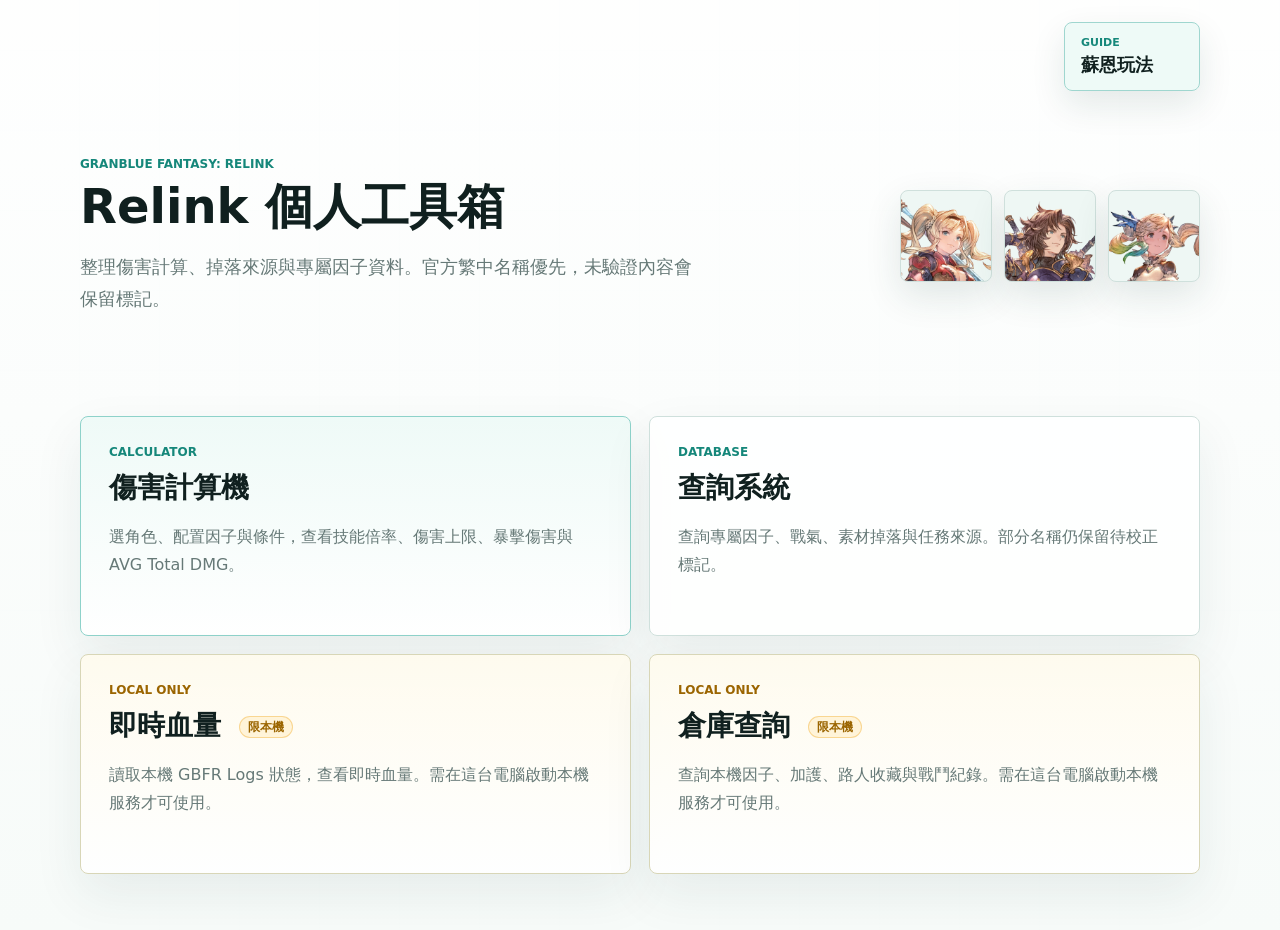
<file: index.html>
<!doctype html>
<html lang="zh-Hant">
  <head>
    <meta charset="utf-8" />
    <meta name="viewport" content="width=device-width, initial-scale=1" />
    <title>Relink 個人工具箱</title>
    <link rel="stylesheet" href="./home.css" />
  </head>
  <body>
    <main class="home-shell">
      <a class="guide-corner" href="./guides/tweyen-guide.html">
        <span>Guide</span>
        <strong>蘇恩玩法</strong>
      </a>

      <section class="hero">
        <div>
          <p class="eyebrow">Granblue Fantasy: Relink</p>
          <h1>Relink 個人工具箱</h1>
          <p class="subtitle">整理傷害計算、掉落來源與專屬因子資料。官方繁中名稱優先，未驗證內容會保留標記。</p>
        </div>
        <div class="portrait-strip" aria-hidden="true">
          <img src="./damage/assets/characters/zeta.png" alt="" />
          <img src="./damage/assets/characters/lancelot.png" alt="" />
          <img src="./damage/assets/characters/io.png" alt="" />
        </div>
      </section>

      <section class="tool-grid" aria-label="工具分頁">
        <a class="tool-card primary" href="./damage/">
          <span class="tool-kicker">Calculator</span>
          <strong>傷害計算機</strong>
          <span>選角色、配置因子與條件，查看技能倍率、傷害上限、暴擊傷害與 AVG Total DMG。</span>
        </a>

        <a class="tool-card" href="./query/">
          <span class="tool-kicker">Database</span>
          <strong>查詢系統</strong>
          <span>查詢專屬因子、戰氣、素材掉落與任務來源。部分名稱仍保留待校正標記。</span>
        </a>

        <a class="tool-card local" href="http://127.0.0.1:8788/">
          <span class="tool-kicker">Local Only</span>
          <strong>即時血量 <em>限本機</em></strong>
          <span>讀取本機 GBFR Logs 狀態，查看即時血量。需在這台電腦啟動本機服務才可使用。</span>
        </a>

        <a class="tool-card local" href="http://127.0.0.1:8765/">
          <span class="tool-kicker">Local Only</span>
          <strong>倉庫查詢 <em>限本機</em></strong>
          <span>查詢本機因子、加護、路人收藏與戰鬥紀錄。需在這台電腦啟動本機服務才可使用。</span>
        </a>
      </section>
    </main>
  </body>
</html>
</file>
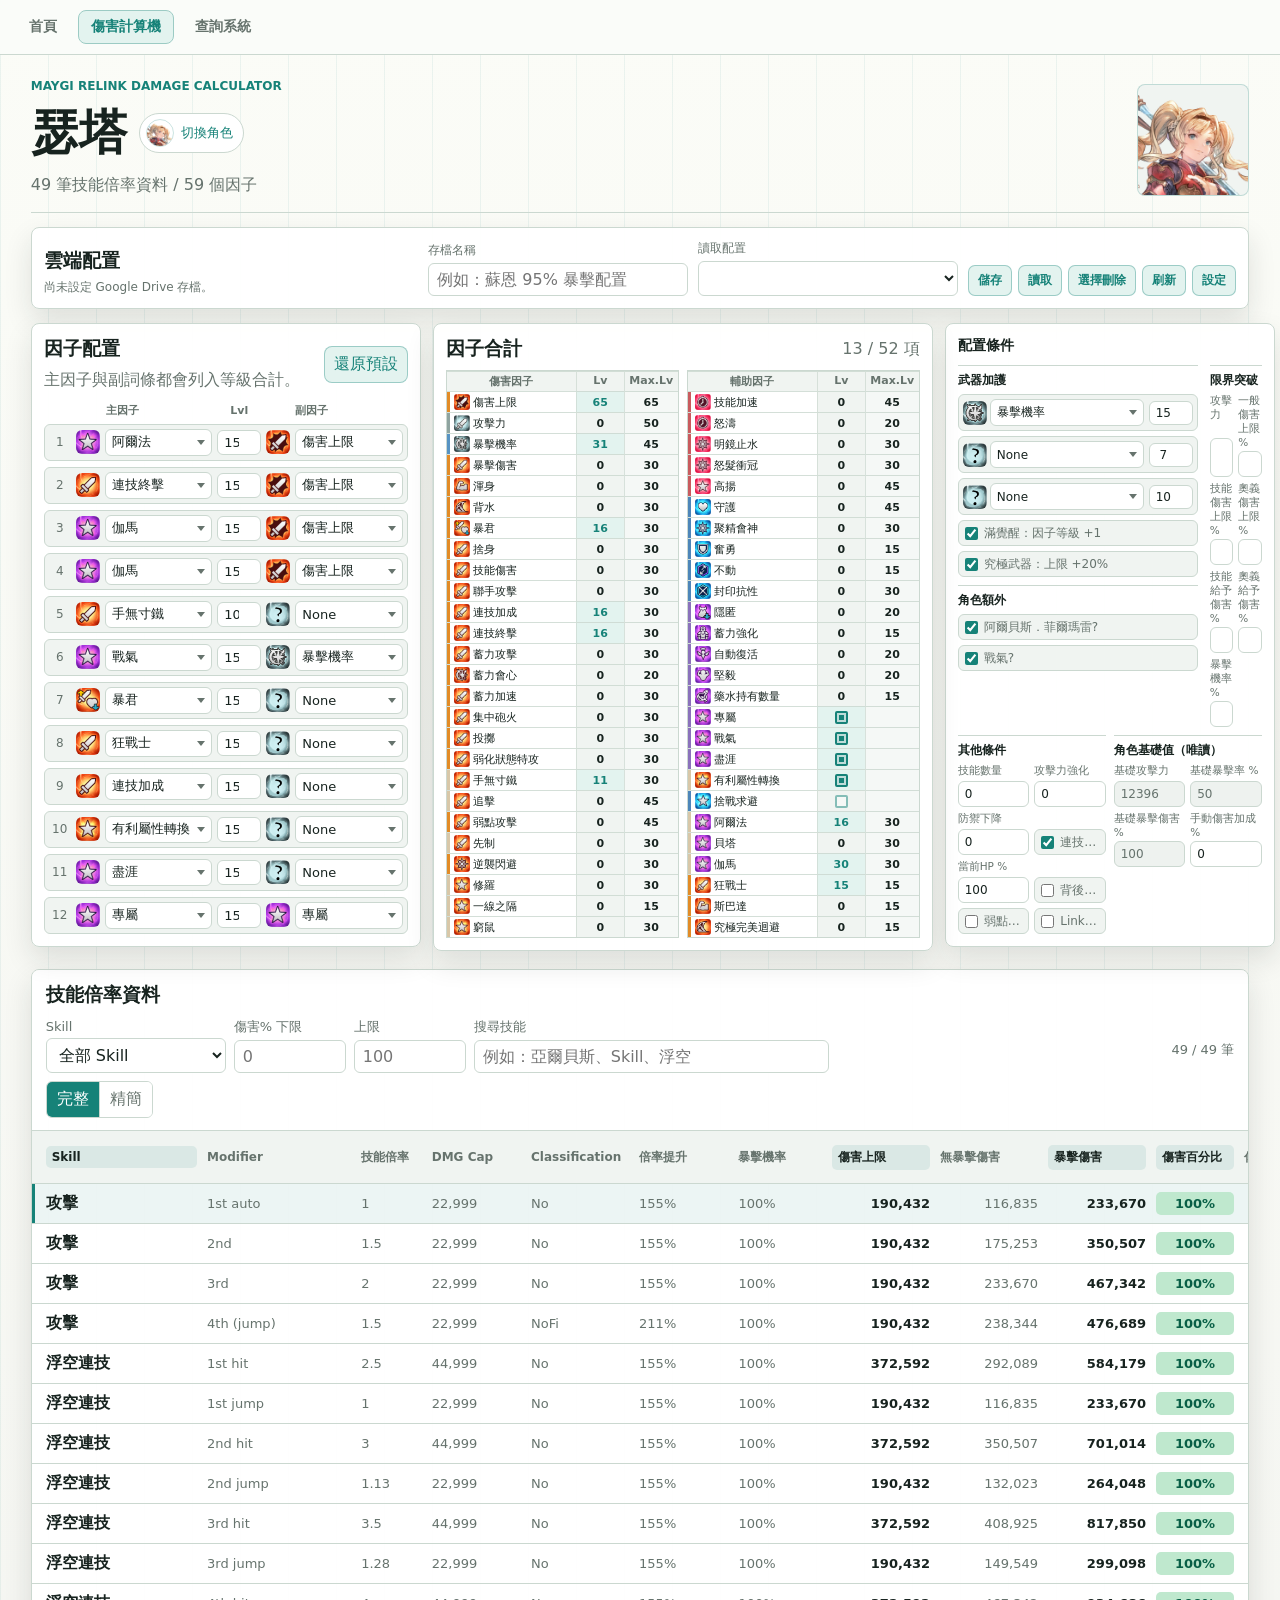
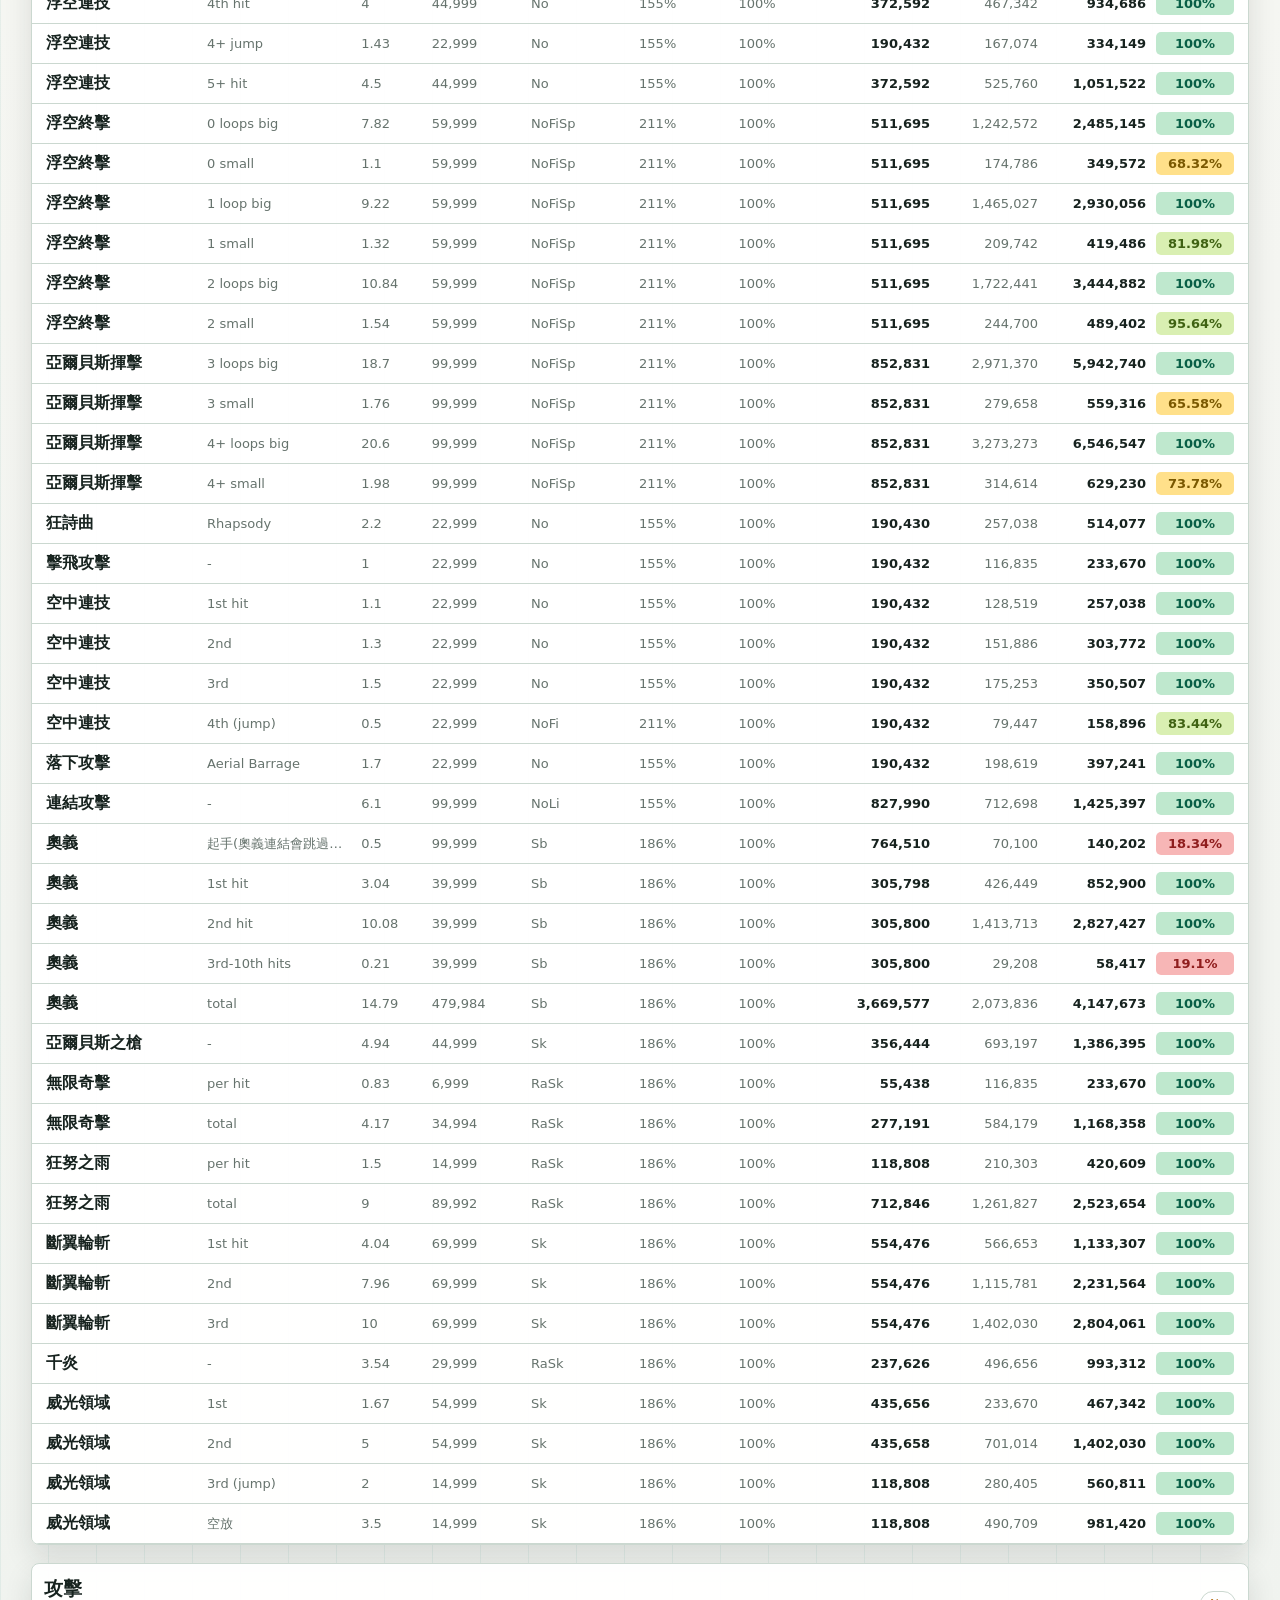
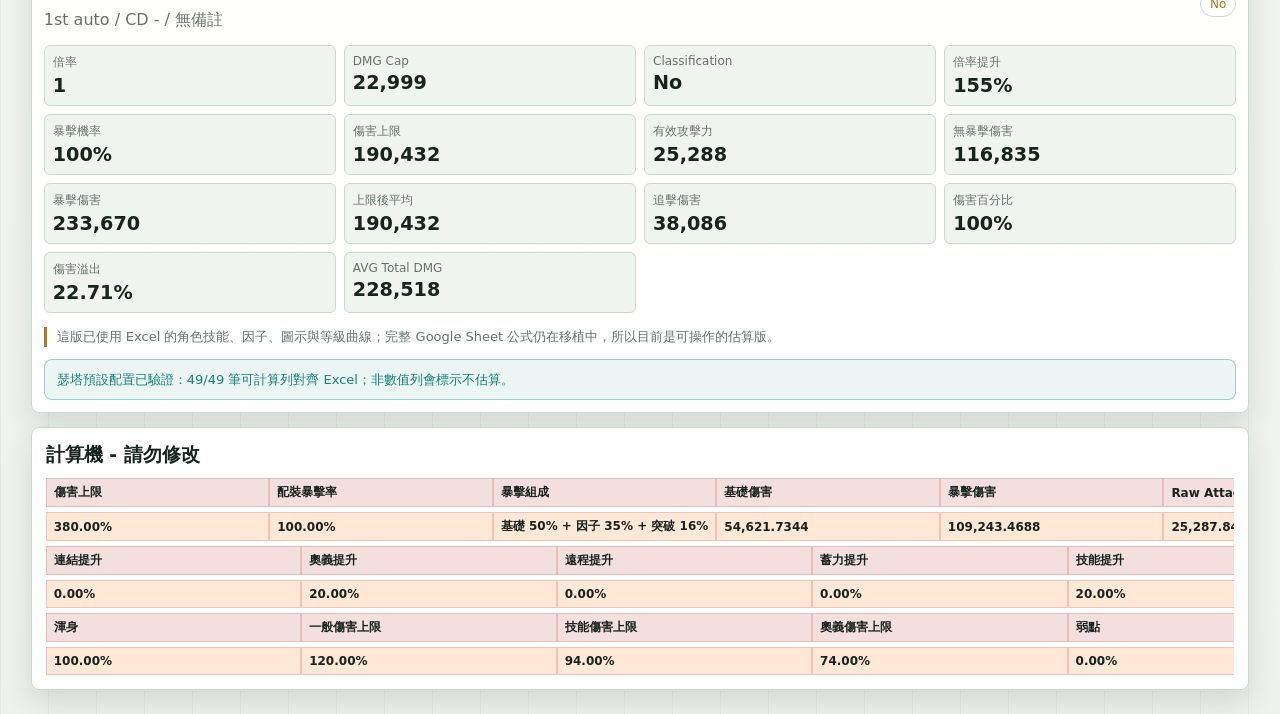
<file: damage/index.html>
<!doctype html>
<html lang="zh-Hant">
  <head>
    <meta charset="utf-8" />
    <meta name="viewport" content="width=device-width, initial-scale=1" />
    <title>Relink 傷害計算</title>
    <link rel="stylesheet" href="./styles.css?v=20260607-1" />
  </head>
  <body>
    <nav class="site-nav" aria-label="全站導覽">
      <a href="../">首頁</a>
      <a class="active" href="./">傷害計算機</a>
      <a href="../query/">查詢系統</a>
    </nav>
    <div class="app">
      <main class="main">
        <section class="character-hero">
          <div>
            <p id="sourceMeta" class="eyebrow">Damage Calculator</p>
            <div class="character-title-row">
              <h2 id="characterName">角色</h2>
              <div class="character-picker">
                <button id="characterPickerButton" type="button" aria-expanded="false" aria-haspopup="listbox"></button>
                <div id="characterPickerMenu" class="character-picker-menu" role="listbox"></div>
              </div>
            </div>
            <p id="characterMeta" class="muted"></p>
          </div>
          <img id="characterAvatar" class="hero-avatar" alt="" />
        </section>

        <section class="panel preset-panel">
          <div class="preset-main">
            <div>
              <h3>雲端配置</h3>
              <p id="presetStatus">尚未設定 Google Drive 存檔。</p>
            </div>
            <label class="preset-name">
              <span>存檔名稱</span>
              <input id="presetNameInput" type="text" placeholder="例如：蘇恩 95% 暴擊配置" autocomplete="off" />
            </label>
            <label class="preset-select">
              <span>讀取配置</span>
              <select id="presetSelect"></select>
            </label>
            <div class="preset-actions">
              <button id="savePresetButton" type="button">儲存</button>
              <button id="loadPresetButton" type="button">讀取</button>
              <button id="deletePresetButton" type="button">選擇刪除</button>
              <button id="refreshPresetButton" type="button">刷新</button>
              <button id="presetSettingsButton" type="button">設定</button>
            </div>
          </div>
          <div id="presetSettings" class="preset-settings" hidden>
            <label>
              <span>Apps Script Web App URL</span>
              <input id="presetEndpointInput" type="url" placeholder="https://script.google.com/macros/s/..." autocomplete="off" />
            </label>
            <label>
              <span>安全碼</span>
              <input id="presetSecretInput" type="password" autocomplete="off" />
            </label>
            <div class="preset-actions">
              <button id="savePresetSettingsButton" type="button">儲存設定</button>
              <button id="testPresetSettingsButton" type="button">測試連線</button>
              <a id="openPresetFolderLink" href="#" target="_blank" rel="noreferrer" hidden>開啟雲端資料夾</a>
            </div>
          </div>
          <div id="presetDeletePanel" class="preset-delete-panel" hidden>
            <div class="preset-delete-head">
              <div>
                <h4>選擇刪除</h4>
                <p>勾選不要保留的雲端配置，再按刪除勾選。</p>
              </div>
              <button id="cancelPresetDeleteButton" type="button">收起</button>
            </div>
            <div id="presetDeleteList" class="preset-delete-list"></div>
            <div class="preset-actions preset-delete-actions">
              <button id="confirmPresetDeleteButton" type="button">刪除勾選</button>
            </div>
          </div>
        </section>

        <section class="layout">
          <section class="panel build-panel">
            <div class="panel-head">
              <div>
                <h3>因子配置</h3>
                <p>主因子與副詞條都會列入等級合計。</p>
              </div>
              <button id="resetBuildButton" type="button">還原預設</button>
            </div>
            <div id="sigilSlots" class="sigil-slots"></div>
          </section>

          <section class="panel side-panel">
            <div class="panel-head">
              <h3>配置條件</h3>
            </div>

            <div class="config-column">
              <div class="subsection">
                <h4>武器加護</h4>
                <div id="weaponGrid" class="weapon-grid"></div>
              </div>

              <div class="subsection">
                <h4>角色額外</h4>
                <div id="characterExtraGrid" class="toggle-grid"></div>
              </div>
            </div>

            <div class="config-column">
              <div class="subsection">
                <h4>限界突破</h4>
                <div id="limitBreakGrid" class="form-grid compact"></div>
              </div>
            </div>

            <div class="config-column">
              <div class="subsection">
                <h4>其他條件</h4>
                <div id="otherInputGrid" class="toggle-grid"></div>
              </div>

              <div class="subsection">
                <h4>角色基礎值（唯讀）</h4>
                <div class="base-grid compact">
                  <label class="field">
                    <span>基礎攻擊力</span>
                    <input id="attackInput" type="number" min="0" step="1" value="12396" readonly />
                  </label>
                  <label class="field">
                    <span>基礎暴擊率 %</span>
                    <input id="critRateInput" type="number" min="0" max="100" step="1" value="50" readonly />
                  </label>
                  <label class="field">
                    <span>基礎暴擊傷害 %</span>
                    <input id="critDamageInput" type="number" min="0" step="1" value="100" readonly />
                  </label>
                  <label class="field">
                    <span>手動傷害加成 %</span>
                    <input id="manualDamageInput" type="number" step="1" value="0" />
                  </label>
                </div>
              </div>
            </div>
          </section>

          <section class="panel trait-panel">
            <div class="panel-head">
              <h3>因子合計</h3>
              <span id="traitCount" class="muted"></span>
            </div>
            <div id="traitSummary" class="trait-summary"></div>
          </section>
        </section>

        <section class="panel data-section">
          <div class="section-head">
            <div>
              <h3>技能倍率資料</h3>
              <div class="table-tools">
                <label>
                  <span>Skill</span>
                  <select id="skillFilterSelect"></select>
                </label>
                <label>
                  <span>傷害% 下限</span>
                  <input id="damageMinInput" type="number" min="0" max="100" step="1" placeholder="0" />
                </label>
                <label>
                  <span>上限</span>
                  <input id="damageMaxInput" type="number" min="0" max="100" step="1" placeholder="100" />
                </label>
                <label class="table-search">
                  <span>搜尋技能</span>
                  <input id="searchInput" type="search" placeholder="例如：亞爾貝斯、Skill、浮空" autocomplete="off" />
                </label>
                <div class="segmented" role="group" aria-label="表格模式">
                  <button id="fullTableButton" type="button" class="active">完整</button>
                  <button id="compactTableButton" type="button">精簡</button>
                </div>
              </div>
            </div>
            <span id="rowCount"></span>
          </div>
          <div class="skill-header">
            <span class="col-skill important-col">Skill</span>
            <span class="col-modifier">Modifier</span>
            <span class="col-multiplier">技能倍率</span>
            <span class="col-base-cap">DMG Cap</span>
            <span class="col-class">Classification</span>
            <span class="col-boost">倍率提升</span>
            <span class="col-crit-rate">暴擊機率</span>
            <span class="col-final-cap important-col">傷害上限</span>
            <span class="col-normal">無暴擊傷害</span>
            <span class="col-crit important-col">暴擊傷害</span>
            <span class="col-damage-percent important-col">傷害百分比</span>
            <span class="col-overflow">傷害溢出</span>
            <span class="col-echo">追擊傷害</span>
            <span class="col-total important-col">AVG Total DMG</span>
          </div>
          <div id="skillTable" class="skill-table"></div>
        </section>

        <section class="detail-section">
          <section class="panel result-panel">
            <div class="panel-head">
              <div>
                <h3 id="selectedSkillName">技能</h3>
                <p id="selectedSkillMeta"></p>
              </div>
              <span id="selectedClass" class="badge">-</span>
            </div>
            <div class="result-grid">
              <div><span>倍率</span><strong id="resultMultiplier">-</strong></div>
              <div><span>DMG Cap</span><strong id="resultBaseCap">-</strong></div>
              <div><span>Classification</span><strong id="resultClassification">-</strong></div>
              <div><span>倍率提升</span><strong id="resultMultiplierBoost">-</strong></div>
              <div><span>暴擊機率</span><strong id="resultCritRate">-</strong></div>
              <div><span>傷害上限</span><strong id="resultFinalCap">-</strong></div>
              <div><span>有效攻擊力</span><strong id="resultAttack">-</strong></div>
              <div><span>無暴擊傷害</span><strong id="resultNormal">-</strong></div>
              <div><span>暴擊傷害</span><strong id="resultCrit">-</strong></div>
              <div><span>上限後平均</span><strong id="resultAverage">-</strong></div>
              <div><span>追擊傷害</span><strong id="resultEcho">-</strong></div>
              <div><span>傷害百分比</span><strong id="resultDamagePercent">-</strong></div>
              <div><span>傷害溢出</span><strong id="resultOverflow">-</strong></div>
              <div><span>AVG Total DMG</span><strong id="resultTotal">-</strong></div>
            </div>
            <p class="notice">這版已使用 Excel 的角色技能、因子、圖示與等級曲線；完整 Google Sheet 公式仍在移植中，所以目前是可操作的估算版。</p>
            <p id="verificationNote" class="verification-note"></p>
          </section>

          <section class="panel calculator-panel">
            <div class="panel-head">
              <h3>計算機 - 請勿修改</h3>
            </div>
            <div id="calculatorGrid" class="calculator-grid"></div>
          </section>
        </section>
      </main>
    </div>

    <script src="./data/damage-calculator.js?v=20260607-sandalphon"></script>
    <script src="./data/gbfr-logs-map.js?v=20260604-1"></script>
    <script src="./app.js?v=20260607-sandalphon"></script>
  </body>
</html>
</file>
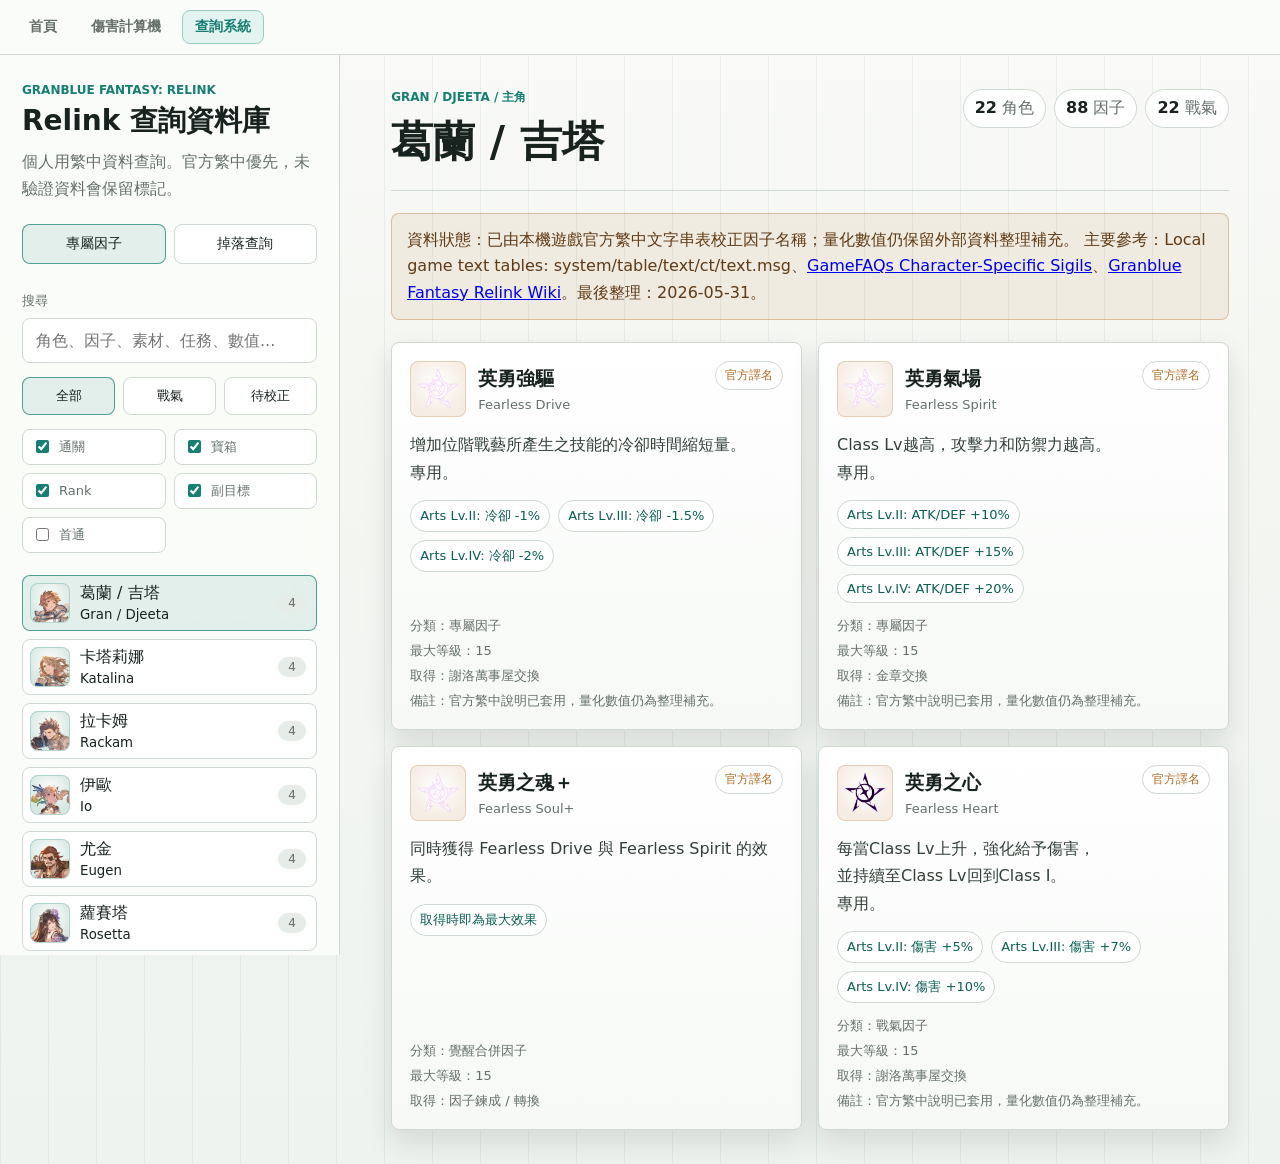
<file: query/index.html>
<!doctype html>
<html lang="zh-Hant">
  <head>
    <meta charset="utf-8" />
    <meta name="viewport" content="width=device-width, initial-scale=1" />
    <title>Relink 查詢資料庫</title>
    <link rel="stylesheet" href="./styles.css" />
  </head>
  <body>
    <nav class="site-nav" aria-label="全站導覽">
      <a href="../">首頁</a>
      <a href="../damage/">傷害計算機</a>
      <a class="active" href="./">查詢系統</a>
    </nav>
    <div class="app-shell">
      <aside class="sidebar">
        <div class="brand-block">
          <p class="eyebrow">Granblue Fantasy: Relink</p>
          <h1>Relink 查詢資料庫</h1>
          <p class="subtitle">個人用繁中資料查詢。官方繁中優先，未驗證資料會保留標記。</p>
        </div>

        <div class="view-switch" role="tablist" aria-label="查詢分頁">
          <button class="view-button active" type="button" data-view="sigils">專屬因子</button>
          <button class="view-button" type="button" data-view="drops">掉落查詢</button>
        </div>

        <div class="search-panel">
          <label for="searchInput">搜尋</label>
          <input id="searchInput" type="search" placeholder="角色、因子、素材、任務、數值..." autocomplete="off" aria-controls="searchSuggestions" aria-expanded="false" />
          <div id="searchSuggestions" class="search-suggestions" role="listbox" hidden></div>
        </div>

        <div id="sigilFilters" class="filter-panel" role="group" aria-label="因子篩選">
          <button class="filter-button active" type="button" data-sigil-filter="all">全部</button>
          <button class="filter-button" type="button" data-sigil-filter="warpath">戰氣</button>
          <button class="filter-button" type="button" data-sigil-filter="needs-review">待校正</button>
        </div>

        <div id="dropFilters" class="drop-filter-panel" aria-label="掉落來源篩選" hidden>
          <label><input type="checkbox" value="clear" checked /> 通關</label>
          <label><input type="checkbox" value="chest" checked /> 寶箱</label>
          <label><input type="checkbox" value="rank" checked /> Rank</label>
          <label><input type="checkbox" value="sub_mission" checked /> 副目標</label>
          <label><input type="checkbox" value="first_clear" /> 首通</label>
        </div>

        <nav id="characterTabs" class="character-tabs" aria-label="角色分頁"></nav>
      </aside>

      <main class="content">
        <section class="content-header">
          <div>
            <p id="selectedMeta" class="eyebrow">資料庫</p>
            <h2 id="selectedTitle">讀取中</h2>
          </div>
          <div id="stats" class="stat-strip" aria-label="目前資料統計"></div>
        </section>

        <section id="sourceNotice" class="notice"></section>
        <section id="resultGrid" class="sigil-grid" aria-live="polite"></section>
      </main>
    </div>

    <script src="./data/character-sigils.js"></script>
    <script src="./data/drop-search.js"></script>
    <script src="./app.js"></script>
  </body>
</html>
</file>
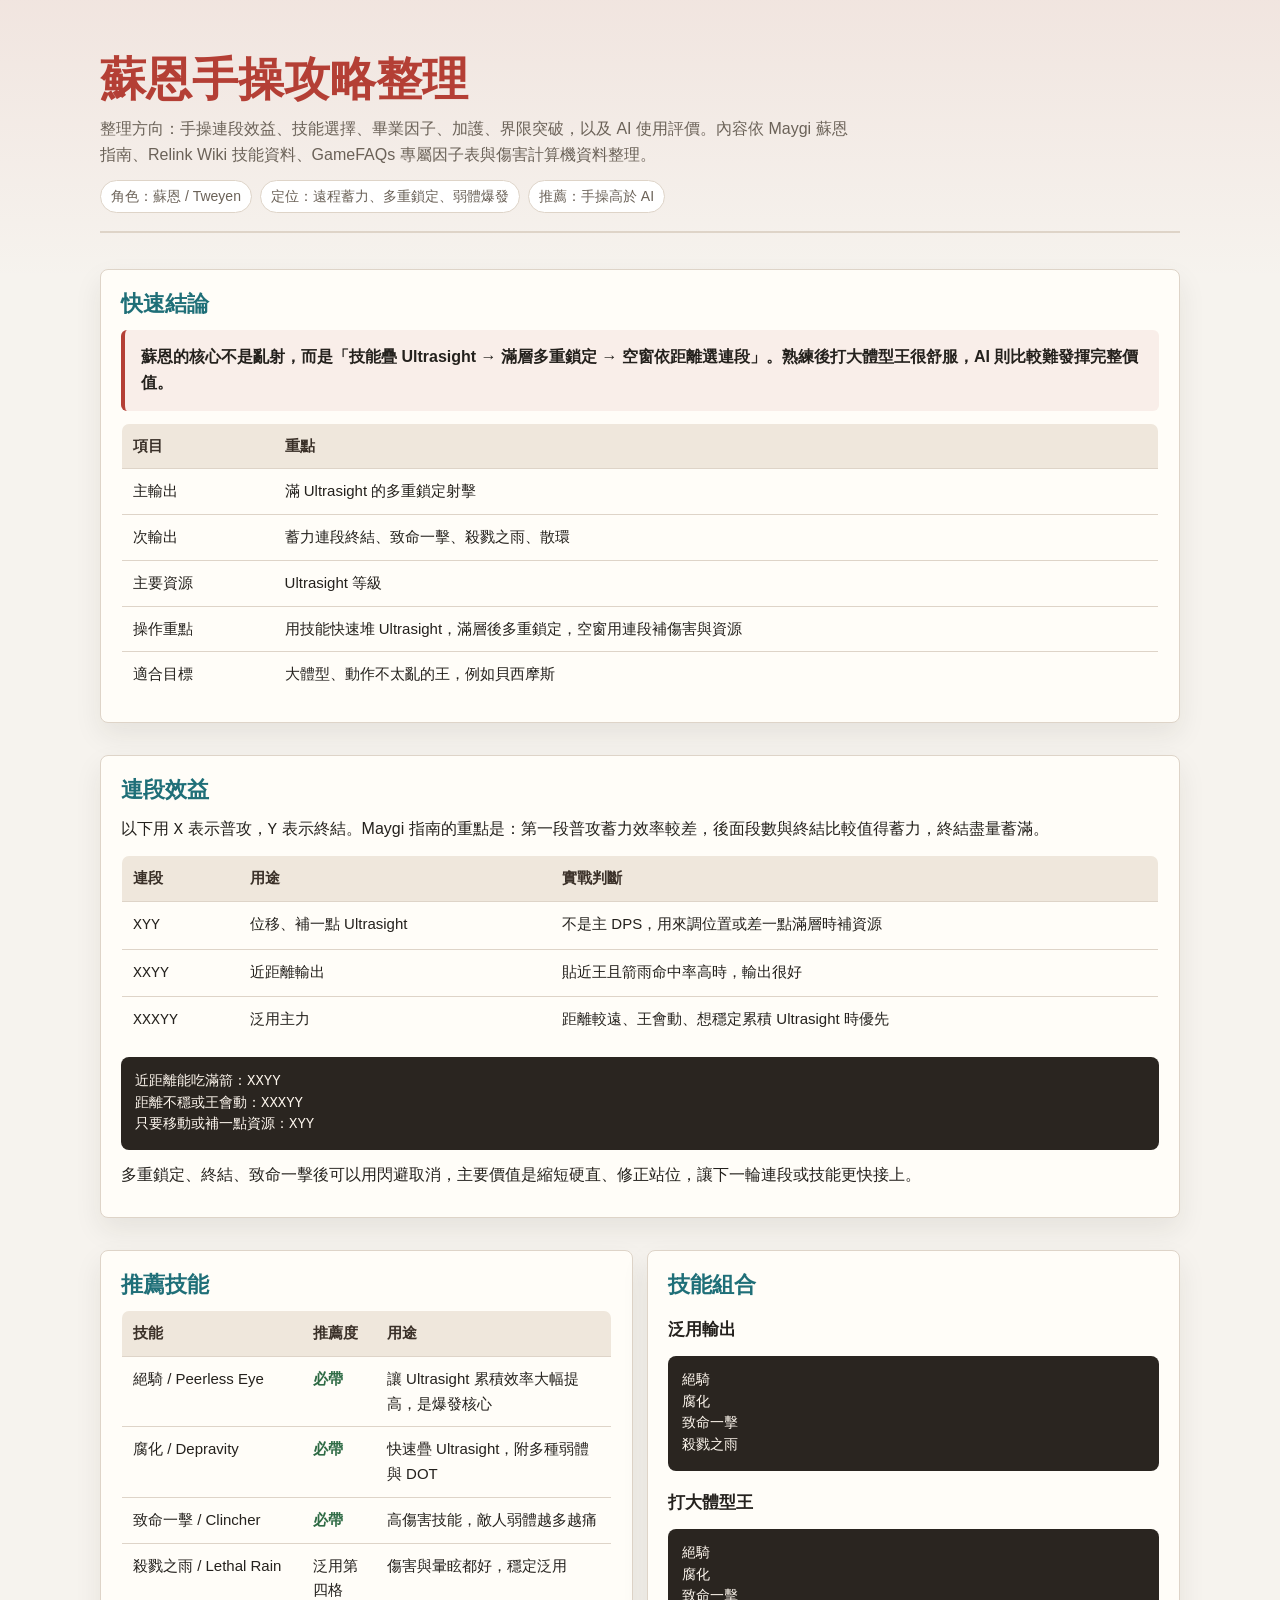
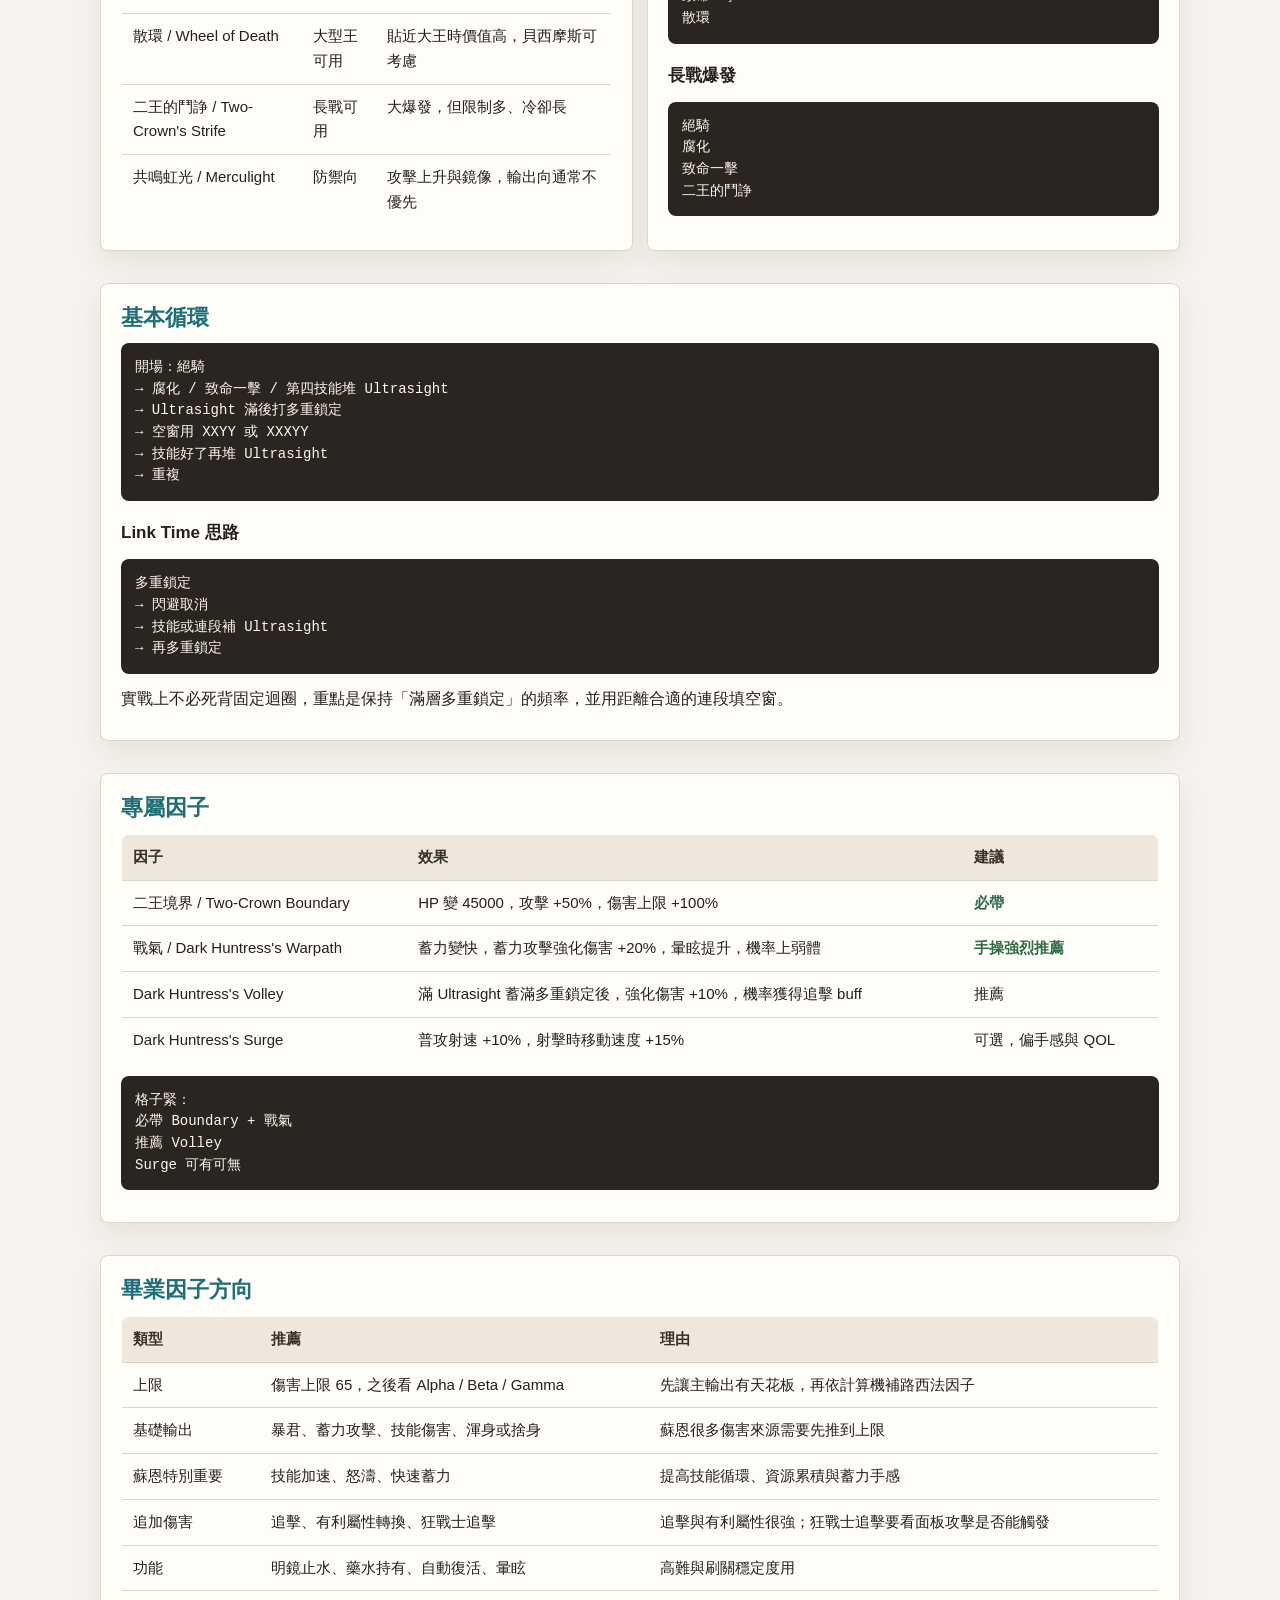
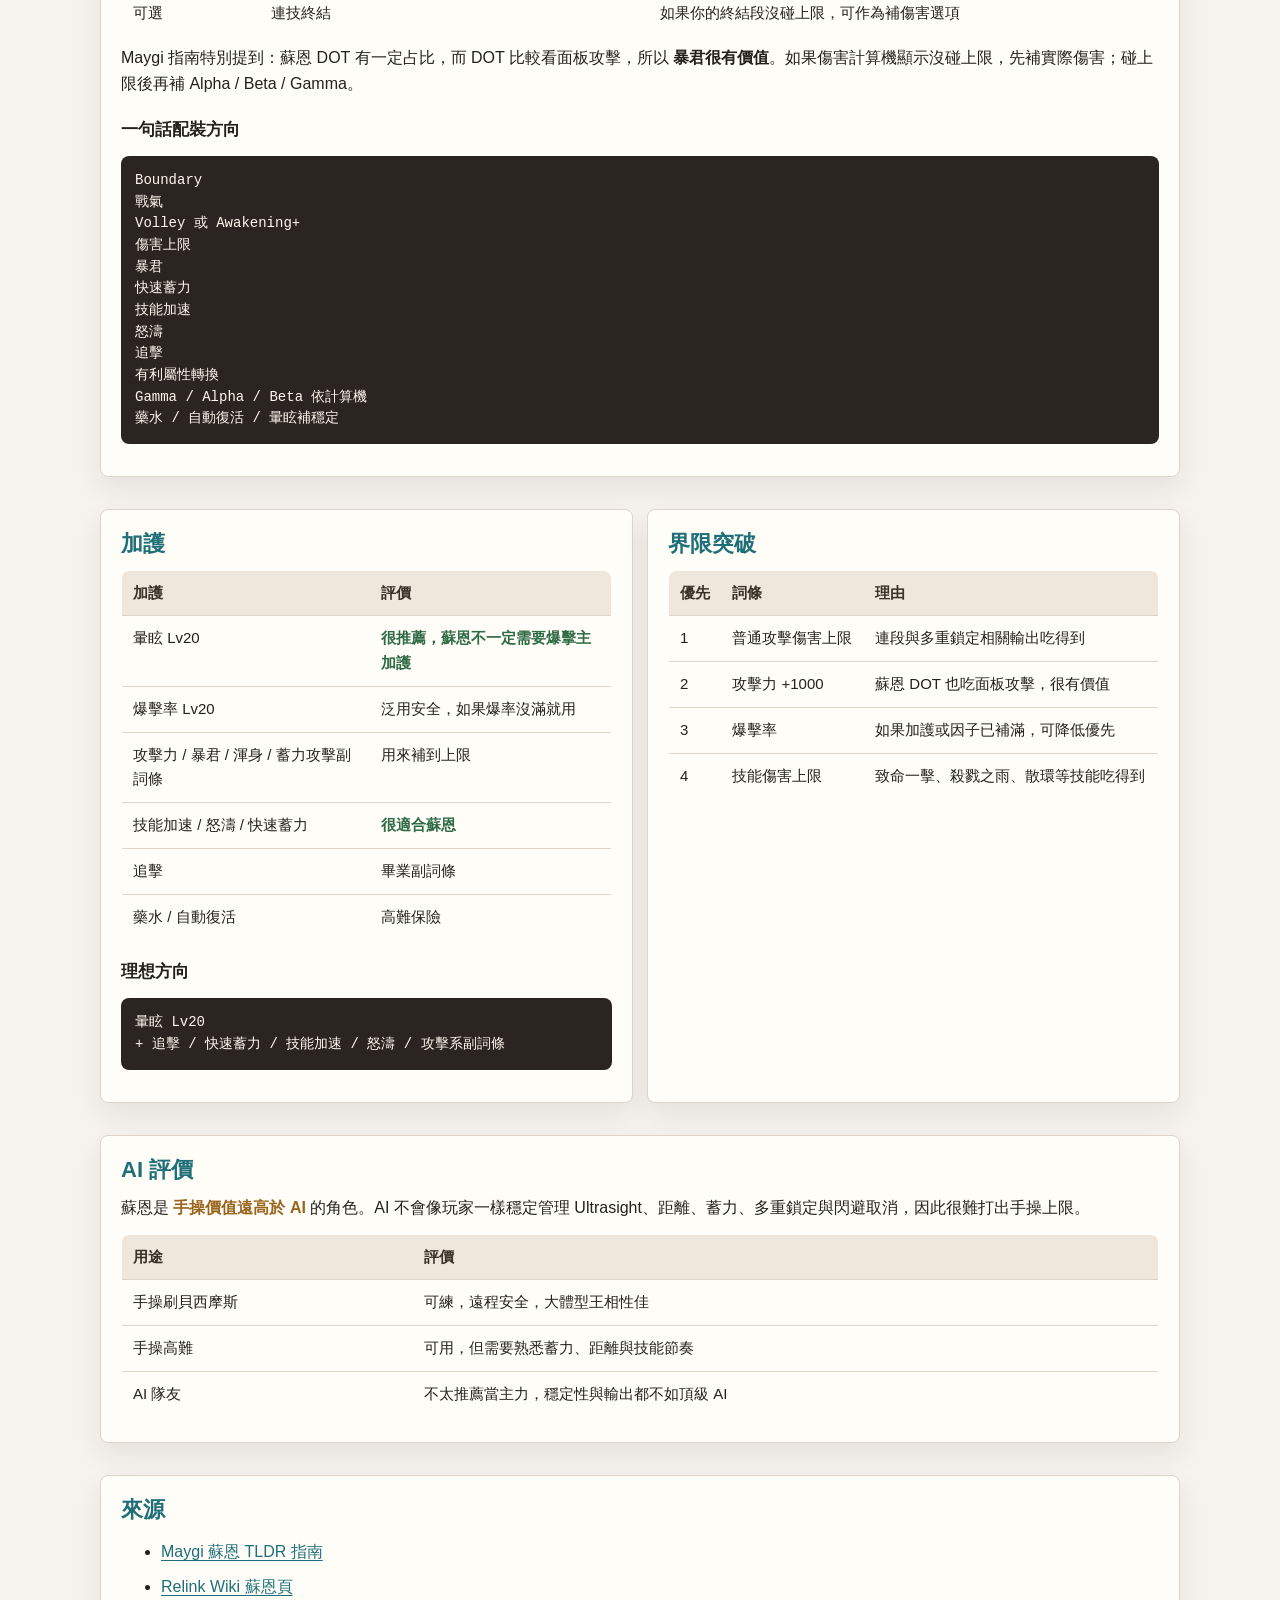
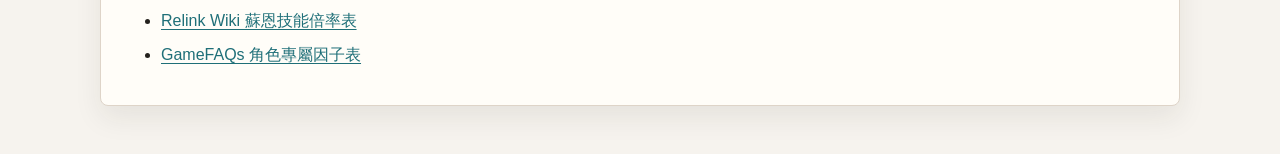
<file: guides/tweyen-guide.html>
<!doctype html>
<html lang="zh-Hant">
<head>
  <meta charset="utf-8">
  <meta name="viewport" content="width=device-width, initial-scale=1">
  <title>蘇恩手操攻略整理</title>
  <style>
    :root {
      color-scheme: light;
      --bg: #f6f3ee;
      --paper: #fffdf8;
      --ink: #24211d;
      --muted: #6b6258;
      --line: #ded4c8;
      --accent: #b43f35;
      --accent-2: #1f6f78;
      --good: #2f6b45;
      --warn: #9a641b;
      --shadow: 0 12px 28px rgba(44, 35, 26, 0.08);
    }

    * {
      box-sizing: border-box;
    }

    body {
      margin: 0;
      font-family: "Microsoft JhengHei", "PingFang TC", "Noto Sans TC", Arial, sans-serif;
      background:
        linear-gradient(180deg, rgba(180, 63, 53, 0.08), transparent 280px),
        var(--bg);
      color: var(--ink);
      line-height: 1.65;
      letter-spacing: 0;
    }

    main {
      width: min(1080px, calc(100% - 28px));
      margin: 0 auto;
      padding: 28px 0 48px;
    }

    header {
      padding: 26px 0 18px;
      border-bottom: 2px solid var(--line);
      margin-bottom: 18px;
    }

    h1 {
      margin: 0 0 10px;
      font-size: clamp(28px, 6vw, 46px);
      line-height: 1.12;
      color: var(--accent);
    }

    .subtitle {
      max-width: 760px;
      margin: 0;
      color: var(--muted);
      font-size: 16px;
    }

    .grid {
      display: grid;
      grid-template-columns: repeat(12, 1fr);
      gap: 14px;
    }

    section {
      margin-top: 18px;
      padding: 20px;
      background: var(--paper);
      border: 1px solid var(--line);
      border-radius: 8px;
      box-shadow: var(--shadow);
    }

    section.full {
      grid-column: 1 / -1;
    }

    section.half {
      grid-column: span 6;
    }

    h2 {
      margin: 0 0 12px;
      font-size: 22px;
      color: var(--accent-2);
      line-height: 1.25;
    }

    h3 {
      margin: 18px 0 8px;
      font-size: 17px;
      color: var(--ink);
    }

    p {
      margin: 8px 0;
    }

    .callout {
      padding: 14px 16px;
      border-left: 4px solid var(--accent);
      background: rgba(180, 63, 53, 0.08);
      border-radius: 6px;
      margin: 12px 0;
      font-weight: 700;
    }

    .mini {
      display: flex;
      flex-wrap: wrap;
      gap: 8px;
      margin-top: 12px;
    }

    .pill {
      display: inline-flex;
      align-items: center;
      min-height: 30px;
      padding: 4px 10px;
      border: 1px solid var(--line);
      border-radius: 999px;
      background: #fff;
      color: var(--muted);
      font-size: 14px;
      white-space: nowrap;
    }

    table {
      width: 100%;
      border-collapse: collapse;
      margin: 12px 0 4px;
      overflow: hidden;
      border: 1px solid var(--line);
      border-radius: 8px;
      font-size: 15px;
    }

    th,
    td {
      padding: 10px 11px;
      border-bottom: 1px solid var(--line);
      vertical-align: top;
      text-align: left;
    }

    th {
      background: #efe7dc;
      color: #3a3028;
      font-weight: 700;
    }

    tr:last-child td {
      border-bottom: 0;
    }

    code,
    pre {
      font-family: Consolas, "Cascadia Mono", "Courier New", monospace;
    }

    pre {
      margin: 12px 0;
      padding: 14px;
      overflow-x: auto;
      background: #2a2520;
      color: #fff8ef;
      border-radius: 8px;
      line-height: 1.55;
      font-size: 14px;
    }

    .tag-good {
      color: var(--good);
      font-weight: 700;
    }

    .tag-warn {
      color: var(--warn);
      font-weight: 700;
    }

    a {
      color: var(--accent-2);
      text-decoration-thickness: 1px;
      text-underline-offset: 3px;
    }

    .sources li {
      margin: 8px 0;
    }

    @media (max-width: 780px) {
      main {
        width: min(100% - 18px, 1080px);
        padding-top: 16px;
      }

      section {
        padding: 16px;
      }

      section.half {
        grid-column: 1 / -1;
      }

      table {
        display: block;
        overflow-x: auto;
        white-space: nowrap;
        font-size: 14px;
      }

      th,
      td {
        padding: 9px 10px;
      }
    }
  </style>
</head>
<body>
  <main>
    <header>
      <h1>蘇恩手操攻略整理</h1>
      <p class="subtitle">整理方向：手操連段效益、技能選擇、畢業因子、加護、界限突破，以及 AI 使用評價。內容依 Maygi 蘇恩指南、Relink Wiki 技能資料、GameFAQs 專屬因子表與傷害計算機資料整理。</p>
      <div class="mini">
        <span class="pill">角色：蘇恩 / Tweyen</span>
        <span class="pill">定位：遠程蓄力、多重鎖定、弱體爆發</span>
        <span class="pill">推薦：手操高於 AI</span>
      </div>
    </header>

    <div class="grid">
      <section class="full">
        <h2>快速結論</h2>
        <div class="callout">蘇恩的核心不是亂射，而是「技能疊 Ultrasight → 滿層多重鎖定 → 空窗依距離選連段」。熟練後打大體型王很舒服，AI 則比較難發揮完整價值。</div>
        <table>
          <thead>
            <tr>
              <th>項目</th>
              <th>重點</th>
            </tr>
          </thead>
          <tbody>
            <tr>
              <td>主輸出</td>
              <td>滿 Ultrasight 的多重鎖定射擊</td>
            </tr>
            <tr>
              <td>次輸出</td>
              <td>蓄力連段終結、致命一擊、殺戮之雨、散環</td>
            </tr>
            <tr>
              <td>主要資源</td>
              <td>Ultrasight 等級</td>
            </tr>
            <tr>
              <td>操作重點</td>
              <td>用技能快速堆 Ultrasight，滿層後多重鎖定，空窗用連段補傷害與資源</td>
            </tr>
            <tr>
              <td>適合目標</td>
              <td>大體型、動作不太亂的王，例如貝西摩斯</td>
            </tr>
          </tbody>
        </table>
      </section>

      <section class="full">
        <h2>連段效益</h2>
        <p>以下用 <code>X</code> 表示普攻，<code>Y</code> 表示終結。Maygi 指南的重點是：第一段普攻蓄力效率較差，後面段數與終結比較值得蓄力，終結盡量蓄滿。</p>
        <table>
          <thead>
            <tr>
              <th>連段</th>
              <th>用途</th>
              <th>實戰判斷</th>
            </tr>
          </thead>
          <tbody>
            <tr>
              <td><code>XYY</code></td>
              <td>位移、補一點 Ultrasight</td>
              <td>不是主 DPS，用來調位置或差一點滿層時補資源</td>
            </tr>
            <tr>
              <td><code>XXYY</code></td>
              <td>近距離輸出</td>
              <td>貼近王且箭雨命中率高時，輸出很好</td>
            </tr>
            <tr>
              <td><code>XXXYY</code></td>
              <td>泛用主力</td>
              <td>距離較遠、王會動、想穩定累積 Ultrasight 時優先</td>
            </tr>
          </tbody>
        </table>
        <pre>近距離能吃滿箭：XXYY
距離不穩或王會動：XXXYY
只要移動或補一點資源：XYY</pre>
        <p>多重鎖定、終結、致命一擊後可以用閃避取消，主要價值是縮短硬直、修正站位，讓下一輪連段或技能更快接上。</p>
      </section>

      <section class="half">
        <h2>推薦技能</h2>
        <table>
          <thead>
            <tr>
              <th>技能</th>
              <th>推薦度</th>
              <th>用途</th>
            </tr>
          </thead>
          <tbody>
            <tr>
              <td>絕騎 / Peerless Eye</td>
              <td class="tag-good">必帶</td>
              <td>讓 Ultrasight 累積效率大幅提高，是爆發核心</td>
            </tr>
            <tr>
              <td>腐化 / Depravity</td>
              <td class="tag-good">必帶</td>
              <td>快速疊 Ultrasight，附多種弱體與 DOT</td>
            </tr>
            <tr>
              <td>致命一擊 / Clincher</td>
              <td class="tag-good">必帶</td>
              <td>高傷害技能，敵人弱體越多越痛</td>
            </tr>
            <tr>
              <td>殺戮之雨 / Lethal Rain</td>
              <td>泛用第四格</td>
              <td>傷害與暈眩都好，穩定泛用</td>
            </tr>
            <tr>
              <td>散環 / Wheel of Death</td>
              <td>大型王可用</td>
              <td>貼近大王時價值高，貝西摩斯可考慮</td>
            </tr>
            <tr>
              <td>二王的鬥諍 / Two-Crown's Strife</td>
              <td>長戰可用</td>
              <td>大爆發，但限制多、冷卻長</td>
            </tr>
            <tr>
              <td>共鳴虹光 / Merculight</td>
              <td>防禦向</td>
              <td>攻擊上升與鏡像，輸出向通常不優先</td>
            </tr>
          </tbody>
        </table>
      </section>

      <section class="half">
        <h2>技能組合</h2>
        <h3>泛用輸出</h3>
        <pre>絕騎
腐化
致命一擊
殺戮之雨</pre>
        <h3>打大體型王</h3>
        <pre>絕騎
腐化
致命一擊
散環</pre>
        <h3>長戰爆發</h3>
        <pre>絕騎
腐化
致命一擊
二王的鬥諍</pre>
      </section>

      <section class="full">
        <h2>基本循環</h2>
        <pre>開場：絕騎
→ 腐化 / 致命一擊 / 第四技能堆 Ultrasight
→ Ultrasight 滿後打多重鎖定
→ 空窗用 XXYY 或 XXXYY
→ 技能好了再堆 Ultrasight
→ 重複</pre>
        <h3>Link Time 思路</h3>
        <pre>多重鎖定
→ 閃避取消
→ 技能或連段補 Ultrasight
→ 再多重鎖定</pre>
        <p>實戰上不必死背固定迴圈，重點是保持「滿層多重鎖定」的頻率，並用距離合適的連段填空窗。</p>
      </section>

      <section class="full">
        <h2>專屬因子</h2>
        <table>
          <thead>
            <tr>
              <th>因子</th>
              <th>效果</th>
              <th>建議</th>
            </tr>
          </thead>
          <tbody>
            <tr>
              <td>二王境界 / Two-Crown Boundary</td>
              <td>HP 變 45000，攻擊 +50%，傷害上限 +100%</td>
              <td class="tag-good">必帶</td>
            </tr>
            <tr>
              <td>戰氣 / Dark Huntress's Warpath</td>
              <td>蓄力變快，蓄力攻擊強化傷害 +20%，暈眩提升，機率上弱體</td>
              <td class="tag-good">手操強烈推薦</td>
            </tr>
            <tr>
              <td>Dark Huntress's Volley</td>
              <td>滿 Ultrasight 蓄滿多重鎖定後，強化傷害 +10%，機率獲得追擊 buff</td>
              <td>推薦</td>
            </tr>
            <tr>
              <td>Dark Huntress's Surge</td>
              <td>普攻射速 +10%，射擊時移動速度 +15%</td>
              <td>可選，偏手感與 QOL</td>
            </tr>
          </tbody>
        </table>
        <pre>格子緊：
必帶 Boundary + 戰氣
推薦 Volley
Surge 可有可無</pre>
      </section>

      <section class="full">
        <h2>畢業因子方向</h2>
        <table>
          <thead>
            <tr>
              <th>類型</th>
              <th>推薦</th>
              <th>理由</th>
            </tr>
          </thead>
          <tbody>
            <tr>
              <td>上限</td>
              <td>傷害上限 65，之後看 Alpha / Beta / Gamma</td>
              <td>先讓主輸出有天花板，再依計算機補路西法因子</td>
            </tr>
            <tr>
              <td>基礎輸出</td>
              <td>暴君、蓄力攻擊、技能傷害、渾身或捨身</td>
              <td>蘇恩很多傷害來源需要先推到上限</td>
            </tr>
            <tr>
              <td>蘇恩特別重要</td>
              <td>技能加速、怒濤、快速蓄力</td>
              <td>提高技能循環、資源累積與蓄力手感</td>
            </tr>
            <tr>
              <td>追加傷害</td>
              <td>追擊、有利屬性轉換、狂戰士追擊</td>
              <td>追擊與有利屬性很強；狂戰士追擊要看面板攻擊是否能觸發</td>
            </tr>
            <tr>
              <td>功能</td>
              <td>明鏡止水、藥水持有、自動復活、暈眩</td>
              <td>高難與刷關穩定度用</td>
            </tr>
            <tr>
              <td>可選</td>
              <td>連技終結</td>
              <td>如果你的終結段沒碰上限，可作為補傷害選項</td>
            </tr>
          </tbody>
        </table>
        <p>Maygi 指南特別提到：蘇恩 DOT 有一定占比，而 DOT 比較看面板攻擊，所以 <strong>暴君很有價值</strong>。如果傷害計算機顯示沒碰上限，先補實際傷害；碰上限後再補 Alpha / Beta / Gamma。</p>
        <h3>一句話配裝方向</h3>
        <pre>Boundary
戰氣
Volley 或 Awakening+
傷害上限
暴君
快速蓄力
技能加速
怒濤
追擊
有利屬性轉換
Gamma / Alpha / Beta 依計算機
藥水 / 自動復活 / 暈眩補穩定</pre>
      </section>

      <section class="half">
        <h2>加護</h2>
        <table>
          <thead>
            <tr>
              <th>加護</th>
              <th>評價</th>
            </tr>
          </thead>
          <tbody>
            <tr>
              <td>暈眩 Lv20</td>
              <td class="tag-good">很推薦，蘇恩不一定需要爆擊主加護</td>
            </tr>
            <tr>
              <td>爆擊率 Lv20</td>
              <td>泛用安全，如果爆率沒滿就用</td>
            </tr>
            <tr>
              <td>攻擊力 / 暴君 / 渾身 / 蓄力攻擊副詞條</td>
              <td>用來補到上限</td>
            </tr>
            <tr>
              <td>技能加速 / 怒濤 / 快速蓄力</td>
              <td class="tag-good">很適合蘇恩</td>
            </tr>
            <tr>
              <td>追擊</td>
              <td>畢業副詞條</td>
            </tr>
            <tr>
              <td>藥水 / 自動復活</td>
              <td>高難保險</td>
            </tr>
          </tbody>
        </table>
        <h3>理想方向</h3>
        <pre>暈眩 Lv20
+ 追擊 / 快速蓄力 / 技能加速 / 怒濤 / 攻擊系副詞條</pre>
      </section>

      <section class="half">
        <h2>界限突破</h2>
        <table>
          <thead>
            <tr>
              <th>優先</th>
              <th>詞條</th>
              <th>理由</th>
            </tr>
          </thead>
          <tbody>
            <tr>
              <td>1</td>
              <td>普通攻擊傷害上限</td>
              <td>連段與多重鎖定相關輸出吃得到</td>
            </tr>
            <tr>
              <td>2</td>
              <td>攻擊力 +1000</td>
              <td>蘇恩 DOT 也吃面板攻擊，很有價值</td>
            </tr>
            <tr>
              <td>3</td>
              <td>爆擊率</td>
              <td>如果加護或因子已補滿，可降低優先</td>
            </tr>
            <tr>
              <td>4</td>
              <td>技能傷害上限</td>
              <td>致命一擊、殺戮之雨、散環等技能吃得到</td>
            </tr>
          </tbody>
        </table>
      </section>

      <section class="full">
        <h2>AI 評價</h2>
        <p>蘇恩是 <span class="tag-warn">手操價值遠高於 AI</span> 的角色。AI 不會像玩家一樣穩定管理 Ultrasight、距離、蓄力、多重鎖定與閃避取消，因此很難打出手操上限。</p>
        <table>
          <thead>
            <tr>
              <th>用途</th>
              <th>評價</th>
            </tr>
          </thead>
          <tbody>
            <tr>
              <td>手操刷貝西摩斯</td>
              <td>可練，遠程安全，大體型王相性佳</td>
            </tr>
            <tr>
              <td>手操高難</td>
              <td>可用，但需要熟悉蓄力、距離與技能節奏</td>
            </tr>
            <tr>
              <td>AI 隊友</td>
              <td>不太推薦當主力，穩定性與輸出都不如頂級 AI</td>
            </tr>
          </tbody>
        </table>
      </section>

      <section class="full">
        <h2>來源</h2>
        <ul class="sources">
          <li><a href="https://www.reddit.com/r/GranblueFantasyRelink/comments/1cmw5n2/tldr_tweyen_guide/">Maygi 蘇恩 TLDR 指南</a></li>
          <li><a href="https://relink.gbf.wiki/Tweyen">Relink Wiki 蘇恩頁</a></li>
          <li><a href="https://relink.gbf.wiki/Tweyen/Skill_Data">Relink Wiki 蘇恩技能倍率表</a></li>
          <li><a href="https://gamefaqs.gamespot.com/ps5/308486-granblue-fantasy-relink/faqs/82470/character-specific-sigils">GameFAQs 角色專屬因子表</a></li>
        </ul>
      </section>
    </div>
  </main>
</body>
</html>
</file>
<file: home.css>
:root {
  color-scheme: light;
  --ink: #10201f;
  --muted: #667977;
  --line: #cfe0dc;
  --panel: rgba(255, 255, 255, 0.88);
  --accent: #15877a;
  --accent-strong: #0b6f64;
  --soft: #eef7f4;
  font-family: "Segoe UI", "Noto Sans TC", system-ui, sans-serif;
}

* {
  box-sizing: border-box;
}

body {
  min-height: 100vh;
  margin: 0;
  color: var(--ink);
  background:
    linear-gradient(rgba(255, 255, 255, 0.9), rgba(247, 251, 249, 0.94)),
    repeating-linear-gradient(90deg, transparent 0 79px, rgba(21, 135, 122, 0.11) 80px),
    repeating-linear-gradient(0deg, transparent 0 79px, rgba(21, 135, 122, 0.08) 80px),
    #f7fbf9;
}

a {
  color: inherit;
  text-decoration: none;
}

.home-shell {
  position: relative;
  width: min(1120px, calc(100vw - 40px));
  margin: 0 auto;
  padding: 56px 0;
}

.guide-corner {
  position: absolute;
  top: 22px;
  right: 0;
  display: grid;
  gap: 4px;
  min-width: 136px;
  padding: 13px 16px;
  border: 1px solid #9fd6cf;
  border-radius: 8px;
  background: rgba(238, 250, 247, 0.95);
  box-shadow: 0 14px 34px rgba(21, 64, 59, 0.11);
  transition:
    border-color 160ms ease,
    transform 160ms ease,
    box-shadow 160ms ease;
}

.guide-corner:hover,
.guide-corner:focus-visible {
  border-color: #53aaa0;
  transform: translateY(-2px);
  box-shadow: 0 18px 42px rgba(21, 64, 59, 0.16);
  outline: none;
}

.guide-corner span {
  color: var(--accent);
  font-size: 11px;
  font-weight: 800;
  text-transform: uppercase;
}

.guide-corner strong {
  font-size: 18px;
}

.hero {
  display: grid;
  grid-template-columns: minmax(0, 1fr) auto;
  gap: 40px;
  align-items: center;
  min-height: 360px;
}

.eyebrow,
.tool-kicker {
  margin: 0 0 10px;
  color: var(--accent);
  font-size: 12px;
  font-weight: 800;
  letter-spacing: 0;
  text-transform: uppercase;
}

h1 {
  margin: 0;
  font-size: 48px;
  line-height: 1.08;
}

.subtitle {
  max-width: 620px;
  margin: 18px 0 0;
  color: var(--muted);
  font-size: 18px;
  line-height: 1.8;
}

.portrait-strip {
  display: grid;
  grid-template-columns: repeat(3, 92px);
  gap: 12px;
}

.portrait-strip img {
  width: 92px;
  height: 92px;
  border: 1px solid var(--line);
  border-radius: 8px;
  object-fit: cover;
  background: var(--soft);
  box-shadow: 0 14px 36px rgba(21, 64, 59, 0.12);
}

.tool-grid {
  display: grid;
  grid-template-columns: repeat(2, minmax(0, 1fr));
  gap: 18px;
}

.tool-card {
  display: grid;
  min-height: 220px;
  padding: 28px;
  border: 1px solid var(--line);
  border-radius: 8px;
  background: var(--panel);
  box-shadow: 0 20px 50px rgba(21, 64, 59, 0.08);
  align-content: start;
  transition:
    border-color 160ms ease,
    transform 160ms ease,
    box-shadow 160ms ease;
}

.tool-card:hover,
.tool-card:focus-visible {
  border-color: #76bdb5;
  transform: translateY(-2px);
  box-shadow: 0 24px 58px rgba(21, 64, 59, 0.13);
  outline: none;
}

.tool-card strong {
  display: block;
  margin-bottom: 16px;
  font-size: 28px;
}

.tool-card strong em {
  display: inline-flex;
  align-items: center;
  min-height: 22px;
  margin-left: 8px;
  padding: 0 8px;
  border: 1px solid rgba(243, 179, 66, 0.48);
  border-radius: 999px;
  color: #9b6500;
  background: rgba(255, 242, 212, 0.82);
  font-size: 12px;
  font-style: normal;
  font-weight: 800;
  vertical-align: middle;
}

.tool-card span:last-child {
  color: var(--muted);
  font-size: 16px;
  line-height: 1.75;
}

.tool-card.primary {
  border-color: #8ed2ca;
  background: linear-gradient(180deg, rgba(238, 250, 247, 0.94), rgba(255, 255, 255, 0.92));
}

.tool-card.local {
  border-color: #d8d6b7;
  background: linear-gradient(180deg, rgba(255, 251, 238, 0.94), rgba(255, 255, 255, 0.9));
}

.tool-card.local .tool-kicker {
  color: #9b6500;
}

@media (max-width: 760px) {
  .home-shell {
    width: min(100vw - 28px, 560px);
    padding: 34px 0;
  }

  .guide-corner {
    position: static;
    margin-bottom: 22px;
    min-width: 0;
  }

  .hero {
    grid-template-columns: 1fr;
    gap: 24px;
    min-height: auto;
  }

  h1 {
    font-size: 36px;
  }

  .subtitle {
    font-size: 16px;
  }

  .portrait-strip {
    grid-template-columns: repeat(3, minmax(0, 1fr));
  }

  .portrait-strip img {
    width: 100%;
    height: auto;
    aspect-ratio: 1;
  }

  .tool-grid {
    grid-template-columns: 1fr;
  }
}
</file>
<file: damage/styles.css>
:root {
  color-scheme: light;
  --bg: #f4f5f1;
  --panel: #ffffff;
  --panel-soft: #f0f4f1;
  --line: #cbd8d0;
  --text: #17231f;
  --muted: #66736d;
  --accent: #168278;
  --accent-soft: #e3f3ef;
  --gold: #b87522;
  --red: #c14d4d;
  --blue: #4779b8;
  --shadow: 0 12px 28px rgba(23, 35, 31, 0.12);
}

* {
  box-sizing: border-box;
}

body {
  margin: 0;
  background:
    linear-gradient(90deg, rgba(22, 130, 120, 0.07) 0 1px, transparent 1px 100%),
    linear-gradient(180deg, #fbfcf7 0%, var(--bg) 48%, #eef2ee 100%);
  background-size: 48px 48px, auto;
  color: var(--text);
  font-family: "Microsoft JhengHei", "PingFang TC", "Noto Sans TC", system-ui, sans-serif;
}

.site-nav {
  position: sticky;
  top: 0;
  z-index: 40;
  display: flex;
  gap: 8px;
  align-items: center;
  padding: 10px 16px;
  border-bottom: 1px solid var(--line);
  background: rgba(250, 252, 249, 0.94);
  backdrop-filter: blur(14px);
}

.site-nav a {
  padding: 7px 12px;
  border: 1px solid transparent;
  border-radius: 8px;
  color: var(--muted);
  font-size: 14px;
  font-weight: 700;
  text-decoration: none;
}

.site-nav a:hover,
.site-nav a.active {
  border-color: #9ccbc4;
  color: var(--accent);
  background: var(--accent-soft);
}

button,
input,
select {
  font: inherit;
}

button,
select {
  cursor: pointer;
}

.app {
  display: grid;
  grid-template-columns: minmax(0, 1fr);
  min-height: 100vh;
}

.sidebar {
  position: sticky;
  top: 0;
  height: 100vh;
  overflow: auto;
  border-right: 1px solid var(--line);
  padding: 22px 14px;
  background: rgba(250, 252, 249, 0.96);
  backdrop-filter: blur(14px);
}

.brand p,
.eyebrow {
  margin: 0 0 8px;
  color: var(--accent);
  font-size: 12px;
  font-weight: 800;
  letter-spacing: 0;
  text-transform: uppercase;
}

.brand h1,
.character-hero h2,
.panel h3,
.panel h4,
.section-head h3 {
  margin: 0;
  letter-spacing: 0;
}

.brand h1 {
  font-size: 28px;
}

.brand span,
.muted,
.panel-head p,
#selectedSkillMeta,
.notice {
  color: var(--muted);
}

.brand span {
  display: block;
  margin-top: 10px;
  font-size: 13px;
  line-height: 1.6;
}

.field {
  display: grid;
  gap: 5px;
  margin-top: 10px;
}

.field span {
  color: var(--muted);
  font-size: 13px;
}

.field input,
.sigil-slot select,
.sigil-picker-toggle,
.sigil-slot input {
  width: 100%;
  min-width: 0;
  border: 1px solid var(--line);
  border-radius: 6px;
  padding: 6px 8px;
  color: var(--text);
  background: var(--panel);
  outline: none;
}

.field input[readonly] {
  color: var(--muted);
  background: #eef2ef;
  cursor: default;
}

.field input:focus,
.sigil-slot select:focus,
.sigil-picker-toggle:focus,
.sigil-slot input:focus {
  border-color: var(--accent);
  box-shadow: 0 0 0 3px rgba(22, 130, 120, 0.14);
}

.character-option img,
.hero-avatar {
  border: 1px solid rgba(22, 130, 120, 0.22);
  border-radius: 8px;
  background: var(--panel-soft);
  object-fit: cover;
}

.main {
  min-width: 0;
  padding: 24px clamp(16px, 2.4vw, 34px);
}

.character-hero {
  display: grid;
  grid-template-columns: 1fr 112px;
  gap: 18px;
  align-items: end;
  border-bottom: 1px solid var(--line);
  padding-bottom: 16px;
}

.character-hero h2 {
  font-size: clamp(30px, 4vw, 48px);
}

.character-title-row {
  display: flex;
  gap: 12px;
  align-items: center;
  flex-wrap: wrap;
}

.character-picker {
  position: relative;
}

#characterPickerButton {
  display: inline-flex;
  align-items: center;
  gap: 7px;
  border: 1px solid var(--line);
  border-radius: 999px;
  padding: 5px 10px 5px 6px;
  color: var(--accent);
  background: var(--panel);
  font-size: 13px;
}

#characterPickerButton img {
  width: 28px;
  height: 28px;
  border: 1px solid rgba(22, 130, 120, 0.22);
  border-radius: 999px;
  object-fit: cover;
}

.character-picker-menu {
  position: absolute;
  z-index: 20;
  top: calc(100% + 8px);
  left: 0;
  display: none;
  width: 260px;
  max-height: 420px;
  overflow: auto;
  border: 1px solid var(--line);
  border-radius: 8px;
  padding: 6px;
  background: rgba(255, 255, 255, 0.98);
  box-shadow: var(--shadow);
}

.character-picker-menu.open {
  display: grid;
  gap: 5px;
}

.character-option {
  display: grid;
  grid-template-columns: 34px minmax(0, 1fr) auto;
  gap: 8px;
  align-items: center;
  width: 100%;
  border: 1px solid transparent;
  border-radius: 6px;
  padding: 5px 7px 5px 5px;
  color: var(--text);
  background: transparent;
  text-align: left;
}

.character-option:hover,
.character-option.selected {
  border-color: rgba(22, 130, 120, 0.35);
  background: var(--accent-soft);
}

.character-option img {
  width: 34px;
  height: 34px;
}

.character-option strong,
.character-option small {
  display: block;
  overflow: hidden;
  text-overflow: ellipsis;
  white-space: nowrap;
}

.character-option small {
  color: var(--muted);
  font-size: 11px;
}

.character-option .skill-count,
.character-option .verification-badge {
  min-width: 28px;
  border-radius: 999px;
  padding: 2px 6px;
  color: var(--muted);
  background: var(--panel-soft);
  font-size: 11px;
  text-align: center;
}

.character-option .verification-badge {
  min-width: 58px;
  color: #8a5b08;
  background: #fff4db;
  border: 1px solid #ead39d;
}

.character-option.unverified {
  color: #52605e;
}

.character-hero p:last-child {
  margin: 10px 0 0;
}

.hero-avatar {
  justify-self: end;
  width: 112px;
  height: 112px;
}

.layout {
  display: grid;
  grid-template-columns: minmax(390px, 530px) minmax(500px, 620px) minmax(330px, 1fr);
  gap: 12px;
  margin-top: 14px;
  align-items: start;
}

.panel {
  border: 1px solid var(--line);
  border-radius: 8px;
  background: rgba(255, 255, 255, 0.97);
  box-shadow: var(--shadow);
}

.preset-panel {
  margin-top: 14px;
  padding: 12px;
}

.preset-main {
  display: grid;
  grid-template-columns: minmax(190px, 1fr) minmax(190px, 260px) minmax(190px, 260px) auto;
  gap: 10px;
  align-items: end;
}

.preset-main h3 {
  margin: 0;
}

.preset-main p {
  margin: 5px 0 0;
  color: var(--muted);
  font-size: 12px;
  line-height: 1.4;
}

.preset-name,
.preset-select,
.preset-settings label {
  display: grid;
  gap: 4px;
}

.preset-name span,
.preset-select span,
.preset-settings span {
  color: var(--muted);
  font-size: 12px;
}

.preset-name input,
.preset-select select,
.preset-settings input {
  width: 100%;
  min-width: 0;
  border: 1px solid var(--line);
  border-radius: 6px;
  padding: 6px 8px;
  color: var(--text);
  background: var(--panel);
  outline: none;
}

.preset-name input:focus,
.preset-select select:focus,
.preset-settings input:focus {
  border-color: var(--accent);
  box-shadow: 0 0 0 3px rgba(22, 130, 120, 0.14);
}

.preset-actions {
  display: flex;
  flex-wrap: wrap;
  gap: 6px;
  align-items: center;
}

.preset-actions button,
.preset-actions a {
  border: 1px solid rgba(22, 130, 120, 0.35);
  border-radius: 7px;
  padding: 6px 9px;
  color: var(--accent);
  background: var(--accent-soft);
  font-size: 12px;
  font-weight: 700;
  text-decoration: none;
}

.preset-actions button:hover,
.preset-actions a:hover {
  border-color: rgba(22, 130, 120, 0.58);
}

.preset-settings {
  display: grid;
  grid-template-columns: minmax(260px, 1fr) minmax(180px, 240px) auto;
  gap: 10px;
  align-items: end;
  border-top: 1px solid var(--line);
  margin-top: 10px;
  padding-top: 10px;
}

.preset-settings[hidden] {
  display: none;
}

.preset-delete-panel {
  border-top: 1px solid var(--line);
  margin-top: 10px;
  padding-top: 10px;
}

.preset-delete-panel[hidden] {
  display: none;
}

.preset-delete-head {
  display: flex;
  justify-content: space-between;
  gap: 12px;
  align-items: start;
  margin-bottom: 8px;
}

.preset-delete-head h4 {
  margin: 0;
  font-size: 14px;
}

.preset-delete-head p,
.preset-delete-empty {
  margin: 4px 0 0;
  color: var(--muted);
  font-size: 12px;
}

.preset-delete-list {
  display: grid;
  grid-template-columns: repeat(auto-fit, minmax(210px, 1fr));
  gap: 6px;
}

.preset-delete-item {
  display: grid;
  grid-template-columns: 18px 1fr;
  gap: 7px;
  align-items: center;
  border: 1px solid var(--line);
  border-radius: 7px;
  padding: 7px 8px;
  background: rgba(244, 250, 247, 0.8);
  color: var(--text);
  font-size: 12px;
}

.preset-delete-item input {
  width: 14px;
  height: 14px;
  accent-color: var(--accent);
}

.preset-delete-meta {
  display: grid;
  min-width: 0;
}

.preset-delete-meta strong {
  overflow: hidden;
  text-overflow: ellipsis;
  white-space: nowrap;
  font-size: 13px;
}

.preset-delete-meta small {
  color: var(--muted);
  font-size: 11px;
}

.preset-delete-actions {
  justify-content: flex-end;
  margin-top: 8px;
}

.build-panel,
.side-panel,
.result-panel,
.trait-panel {
  padding: 12px;
}

.side-panel {
  display: grid;
  grid-template-columns: 220px minmax(0, 1fr);
  gap: 8px 12px;
  align-content: start;
  align-items: start;
  grid-column: 3;
  grid-row: 1;
  justify-self: start;
  width: min(100%, 930px);
  font-size: 12px;
}

.side-panel .panel-head {
  grid-column: 1 / -1;
  padding-bottom: 2px;
}

.side-panel .config-column:nth-child(2) {
  grid-column: 1;
  grid-row: 2 / span 2;
}

.side-panel .config-column:nth-child(3) {
  grid-column: 2;
  grid-row: 2;
}

.side-panel .config-column:nth-child(4) {
  grid-column: 2;
  grid-row: 3;
  grid-template-columns: minmax(0, 1fr) minmax(0, 1fr);
  gap: 8px 12px;
}

.config-column {
  display: grid;
  align-content: start;
  gap: 8px;
  min-width: 0;
}

.side-panel input,
.side-panel select,
.side-panel .toggle {
  max-width: 100%;
}

.build-panel {
  grid-column: 1;
  grid-row: 1;
  max-width: 530px;
}

.panel-head,
.section-head {
  display: flex;
  justify-content: space-between;
  gap: 14px;
  align-items: center;
}

.panel-head p,
#selectedSkillMeta,
.notice {
  margin: 6px 0 0;
  line-height: 1.55;
}

.panel-head button {
  flex: 0 0 auto;
  border: 1px solid rgba(22, 130, 120, 0.35);
  border-radius: 8px;
  padding: 7px 9px;
  color: var(--accent);
  background: var(--accent-soft);
}

.sigil-slots {
  display: grid;
  gap: 6px;
  margin-top: 10px;
}

.weapon-grid {
  display: grid;
  gap: 5px;
  grid-template-columns: 1fr;
  justify-content: start;
}

.weapon-row {
  display: grid;
  grid-template-columns: 22px minmax(0, 1fr) 44px;
  gap: 5px;
  align-items: center;
  min-height: 31px;
  border: 1px solid var(--line);
  border-radius: 6px;
  padding: 4px;
  background: var(--panel-soft);
}

.weapon-grid > .toggle {
  max-width: none;
}

.weapon-row select,
.weapon-row .sigil-picker-toggle,
.weapon-row input {
  width: 100%;
  min-width: 0;
  border: 1px solid var(--line);
  border-radius: 6px;
  padding: 4px 6px;
  color: var(--text);
  background: var(--panel);
  outline: none;
  font-size: 12px;
}

.weapon-row input {
  text-align: center;
}

.sigil-slot {
  display: grid;
  grid-template-columns: 22px 24px minmax(96px, 1fr) 44px 24px minmax(96px, 1fr);
  gap: 5px;
  align-items: center;
  min-height: 33px;
  border: 1px solid var(--line);
  border-radius: 6px;
  padding: 4px;
  background: var(--panel-soft);
  font-size: 13px;
}

.sigil-slot-header {
  display: grid;
  grid-template-columns: 22px 24px minmax(96px, 1fr) 44px 24px minmax(96px, 1fr);
  gap: 5px;
  align-items: center;
  padding: 0 6px;
  color: var(--muted);
  font-size: 11px;
  font-weight: 700;
}

.sigil-slot-header span:nth-child(4) {
  text-align: center;
}

.slot-number {
  color: var(--muted);
  font-size: 12px;
  text-align: center;
}

.sigil-icon,
.trait-row img {
  width: 24px;
  height: 24px;
  border-radius: 6px;
  object-fit: contain;
}

.sigil-slot input {
  text-align: center;
}

.sigil-slot select,
.sigil-picker-toggle,
.sigil-slot input {
  padding: 4px 6px;
  font-size: 13px;
}

.sigil-picker {
  position: relative;
  min-width: 0;
}

.sigil-picker-toggle {
  display: flex;
  align-items: center;
  justify-content: space-between;
  gap: 6px;
  height: 27px;
  color: var(--text);
  background: var(--panel);
  outline: none;
  text-align: left;
}

.sigil-picker-toggle span {
  min-width: 0;
  overflow: hidden;
  text-overflow: ellipsis;
  white-space: nowrap;
}

.sigil-picker-toggle::after {
  content: "";
  flex: 0 0 auto;
  width: 0;
  height: 0;
  border-left: 4px solid transparent;
  border-right: 4px solid transparent;
  border-top: 5px solid var(--muted);
}

.sigil-picker.open .sigil-picker-toggle::after {
  transform: rotate(180deg);
}

.sigil-picker-menu {
  position: absolute;
  z-index: 80;
  top: calc(100% + 4px);
  left: 0;
  right: 0;
  display: none;
  max-height: 260px;
  overflow: auto;
  border: 1px solid rgba(22, 130, 120, 0.25);
  border-radius: 7px;
  padding: 4px;
  background: var(--panel);
  box-shadow: 0 14px 34px rgba(20, 35, 32, 0.18);
}

.sigil-picker.open .sigil-picker-menu {
  display: grid;
  gap: 2px;
}

.sigil-picker-option {
  display: grid;
  grid-template-columns: 22px minmax(0, 1fr);
  gap: 6px;
  align-items: center;
  width: 100%;
  border: 1px solid transparent;
  border-radius: 5px;
  padding: 3px 5px;
  color: var(--text);
  background: transparent;
  font-size: 12px;
  text-align: left;
}

.sigil-picker-option:hover,
.sigil-picker-option.selected {
  border-color: rgba(22, 130, 120, 0.24);
  background: var(--accent-soft);
}

.sigil-picker-option img {
  width: 22px;
  height: 22px;
  border-radius: 5px;
  object-fit: contain;
}

.sigil-picker-option span {
  min-width: 0;
  overflow: hidden;
  text-overflow: ellipsis;
  white-space: nowrap;
}

.form-grid {
  display: grid;
  gap: 8px;
}

.form-grid.compact {
  grid-template-columns: repeat(2, minmax(0, 1fr));
}

.base-grid {
  display: grid;
  gap: 8px;
}

.base-grid.compact {
  grid-template-columns: repeat(2, minmax(0, 1fr));
}

.inline-field {
  margin-top: 0;
}

.subsection {
  border-top: 1px solid var(--line);
  margin-top: 0;
  padding-top: 6px;
}

.subsection h4 {
  margin-bottom: 5px;
  font-size: 12px;
}

.toggle-grid {
  display: grid;
  grid-template-columns: repeat(2, minmax(0, 1fr));
  gap: 6px;
}

.side-panel .form-grid.compact,
.side-panel .base-grid.compact {
  grid-template-columns: repeat(2, minmax(96px, 1fr));
  gap: 5px;
}

.side-panel .config-column:nth-child(3) .form-grid.compact {
  grid-template-columns: repeat(4, minmax(0, 1fr));
}

.side-panel .toggle-grid {
  grid-template-columns: repeat(2, minmax(96px, 1fr));
  gap: 5px;
  align-items: end;
  justify-content: stretch;
}

.side-panel .field {
  gap: 3px;
  margin-top: 0;
}

.side-panel .field span {
  font-size: 10.5px;
}

.side-panel .field input {
  min-height: 26px;
  padding: 3px 6px;
  font-size: 12px;
}

.side-panel .toggle span {
  white-space: nowrap;
}

.toggle {
  display: flex;
  align-items: center;
  gap: 6px;
  min-height: 26px;
  border: 1px solid var(--line);
  border-radius: 6px;
  padding: 3px 6px;
  color: var(--muted);
  background: var(--panel-soft);
  font-size: 12px;
}

.toggle span {
  min-width: 0;
  overflow: hidden;
  line-height: 1.2;
  text-overflow: ellipsis;
  white-space: nowrap;
}

.side-panel .subsection {
  min-width: 0;
  max-width: none;
}

.toggle input {
  flex: 0 0 auto;
  width: 13px;
  height: 13px;
  margin: 0;
  accent-color: var(--accent);
}

#characterExtraGrid {
  grid-template-columns: 1fr;
}

#characterExtraGrid .toggle span {
  overflow: visible;
  text-overflow: clip;
}

.result-panel {
  grid-column: 1 / -1;
}

.calculator-panel {
  grid-column: 1 / -1;
  padding: 14px;
}

.badge {
  flex: 0 0 auto;
  border: 1px solid var(--line);
  border-radius: 999px;
  padding: 5px 9px;
  color: var(--gold);
  background: var(--panel);
  font-size: 12px;
  white-space: nowrap;
}

.result-grid {
  display: grid;
  grid-template-columns: repeat(4, minmax(0, 1fr));
  gap: 8px;
  margin-top: 12px;
}

.result-grid div {
  min-width: 0;
  border: 1px solid var(--line);
  border-radius: 6px;
  padding: 8px;
  background: var(--panel-soft);
}

.result-grid span {
  display: block;
  color: var(--muted);
  font-size: 12px;
}

.result-grid strong {
  display: block;
  overflow: hidden;
  margin-top: 3px;
  font-size: clamp(15px, 1.5vw, 20px);
  text-overflow: ellipsis;
  white-space: nowrap;
}

.notice {
  border-left: 3px solid var(--gold);
  margin-top: 14px;
  padding-left: 10px;
  font-size: 13px;
}

.verification-note {
  border: 1px solid var(--line);
  border-radius: 8px;
  margin: 12px 0 0;
  padding: 10px 12px;
  color: var(--muted);
  background: var(--panel-soft);
  font-size: 13px;
  line-height: 1.5;
}

.verification-note[data-status="verified"] {
  border-color: rgba(22, 130, 120, 0.35);
  color: var(--accent);
  background: rgba(22, 130, 120, 0.08);
}

.verification-note[data-status="partial"] {
  border-color: rgba(184, 117, 34, 0.35);
  color: #7d551d;
  background: rgba(184, 117, 34, 0.08);
}

.trait-panel {
  grid-column: 2;
  grid-row: 1;
  align-self: start;
  max-width: 620px;
}

.calculator-grid {
  display: grid;
  gap: 5px;
  margin-top: 10px;
  overflow-x: auto;
}

.calculator-label-row,
.calculator-value-row {
  display: grid;
  grid-auto-columns: minmax(104px, 1fr);
  grid-auto-flow: column;
  min-width: max-content;
}

.calculator-label-row span,
.calculator-value-row strong {
  min-height: 28px;
  border: 1px solid rgba(193, 77, 77, 0.24);
  padding: 5px 7px;
  font-size: 12px;
}

.calculator-label-row span {
  display: flex;
  align-items: center;
  color: var(--text);
  background: rgba(193, 77, 77, 0.18);
  font-weight: 700;
}

.calculator-value-row strong {
  display: flex;
  align-items: center;
  color: var(--text);
  background: rgba(255, 229, 206, 0.86);
  font-weight: 600;
  white-space: nowrap;
}

.trait-summary {
  display: grid;
  grid-template-columns: repeat(2, minmax(0, 1fr));
  gap: 8px;
  max-height: 580px;
  margin-top: 8px;
  overflow: auto;
}

.trait-table-wrap {
  min-width: 0;
}

.trait-table-wrap h4 {
  border: 1px solid var(--line);
  border-bottom: 0;
  padding: 4px 6px;
  color: var(--text);
  background: var(--accent-soft);
  font-size: 12px;
  font-weight: 800;
  text-align: center;
}

.trait-table {
  display: grid;
  min-width: 0;
  border: 1px solid var(--line);
  background: var(--panel);
  font-size: 11px;
}

.trait-table-header,
.trait-table-row {
  display: grid;
  grid-template-columns: minmax(0, 1fr) 48px 54px;
  min-width: 0;
  position: relative;
}

.trait-table-row::before {
  position: absolute;
  top: 1px;
  bottom: 0;
  left: 0;
  width: 3px;
  background: var(--trait-color, var(--line));
  content: "";
}

.trait-table-header span,
.trait-table-row > span,
.trait-table-row > strong,
.trait-table-row > em {
  min-width: 0;
  min-height: 18px;
  border-top: 1px solid rgba(203, 216, 208, 0.82);
  border-left: 1px solid rgba(203, 216, 208, 0.7);
  padding: 2px 4px;
}

.trait-table-header span:first-child,
.trait-table-row > span:first-child {
  border-left: 0;
}

.trait-table-header span {
  color: var(--muted);
  background: var(--panel-soft);
  font-weight: 700;
  text-align: center;
}

.trait-table-row > strong,
.trait-table-row > em {
  display: flex;
  align-items: center;
  justify-content: center;
  color: var(--text);
  background: rgba(244, 248, 245, 0.9);
  font-style: normal;
  font-weight: 600;
}

.trait-table-row > strong {
  background: rgba(240, 244, 241, 0.96);
}

.trait-table-row.active > strong {
  color: var(--accent);
  background: var(--accent-soft);
}

.trait-name {
  display: flex;
  align-items: center;
  gap: 3px;
  overflow: hidden;
  padding-left: 7px !important;
  color: var(--text);
  background: rgba(255, 255, 255, 0.88);
}

.trait-name img {
  flex: 0 0 auto;
  width: 16px;
  height: 16px;
  border-radius: 3px;
  object-fit: contain;
}

.trait-name span {
  min-width: 0;
  overflow: hidden;
  text-overflow: ellipsis;
  white-space: nowrap;
}

.trait-check {
  display: inline-flex;
  width: 13px;
  height: 13px;
  border: 2px solid rgba(22, 130, 120, 0.5);
  border-radius: 2px;
  background: rgba(255, 255, 255, 0.36);
}

.trait-check.checked {
  border-color: var(--accent);
  background: var(--accent);
  box-shadow: inset 0 0 0 2px rgba(255, 255, 255, 0.72);
}

.trait-kind-orange {
  --trait-color: #e28b27;
}

.trait-kind-gray {
  --trait-color: #8fa4a0;
}

.trait-kind-crit {
  --trait-color: #5793c3;
}

.trait-kind-red {
  --trait-color: #c95b5f;
}

.trait-kind-blue {
  --trait-color: #4e86b9;
}

.trait-kind-purple {
  --trait-color: #8b72bb;
}

.trait-kind-none {
  --trait-color: #d8c7a8;
}

.trait-row {
  display: grid;
  grid-template-columns: 26px minmax(0, 1fr) auto auto;
  gap: 6px;
  align-items: center;
  border: 1px solid var(--line);
  border-radius: 6px;
  padding: 4px 6px;
  background: var(--panel-soft);
  font-size: 13px;
}

.trait-row span {
  min-width: 0;
  overflow: hidden;
  text-overflow: ellipsis;
  white-space: nowrap;
}

.trait-row strong {
  color: var(--accent);
  font-size: 13px;
}

.trait-row em {
  color: var(--muted);
  font-size: 13px;
  font-style: normal;
  white-space: nowrap;
}

.data-section {
  margin-top: 18px;
  overflow-x: auto;
  overflow-y: hidden;
}

.detail-section {
  display: grid;
  grid-template-columns: minmax(0, 1fr);
  gap: 14px;
  margin-top: 18px;
}

.section-head {
  padding: 12px 14px;
  border-bottom: 1px solid var(--line);
}

.section-head span {
  color: var(--muted);
  font-size: 13px;
}

.table-tools {
  display: flex;
  flex-wrap: wrap;
  gap: 8px;
  align-items: end;
  margin-top: 10px;
}

.table-tools label {
  display: grid;
  gap: 4px;
  min-width: 112px;
}

.table-tools label:first-child {
  min-width: 180px;
}

.table-tools .table-search {
  flex: 1 1 280px;
  max-width: 460px;
  min-width: 240px;
}

.table-tools select,
.table-tools input {
  width: 100%;
  border: 1px solid var(--line);
  border-radius: 6px;
  padding: 6px 8px;
  color: var(--text);
  background: var(--panel);
  outline: none;
}

.segmented {
  display: inline-flex;
  border: 1px solid var(--line);
  border-radius: 6px;
  overflow: hidden;
}

.segmented button {
  border: 0;
  padding: 7px 10px;
  color: var(--muted);
  background: var(--panel);
}

.segmented button + button {
  border-left: 1px solid var(--line);
}

.segmented button.active {
  color: #fff;
  background: var(--accent);
}

.skill-header,
.skill-row {
  display: grid;
  grid-template-columns:
    minmax(116px, 1.05fr)
    minmax(116px, 1fr)
    0.42fr
    0.62fr
    0.68fr
    0.62fr
    0.58fr
    0.68fr
    0.68fr
    0.68fr
    0.54fr
    0.54fr
    0.64fr
    0.72fr;
  gap: 10px;
  align-items: center;
  min-width: 1520px;
}

.data-section.compact-mode .skill-header,
.data-section.compact-mode .skill-row {
  grid-template-columns:
    minmax(140px, 1.2fr)
    minmax(120px, 1fr)
    0.72fr
    0.76fr
    0.74fr
    0.72fr
    0.84fr;
  min-width: 980px;
}

.data-section.compact-mode .col-multiplier,
.data-section.compact-mode .col-base-cap,
.data-section.compact-mode .col-class,
.data-section.compact-mode .col-boost,
.data-section.compact-mode .col-crit-rate,
.data-section.compact-mode .col-normal,
.data-section.compact-mode .col-overflow {
  display: none;
}

.skill-header {
  border-bottom: 1px solid var(--line);
  padding: 8px 14px;
  color: var(--muted);
  background: var(--panel-soft);
  font-size: 12px;
  font-weight: 700;
}

.skill-header .important-col {
  color: var(--text);
  background: rgba(22, 130, 120, 0.1);
  border-radius: 5px;
  padding: 4px 6px;
}

.skill-table {
  display: grid;
}

.skill-row {
  border: 0;
  border-bottom: 1px solid var(--line);
  padding: 8px 14px;
  color: var(--text);
  background: transparent;
  text-align: left;
}

.skill-row:hover,
.skill-row.active {
  background: rgba(22, 130, 120, 0.08);
}

.skill-row.active {
  box-shadow: inset 3px 0 0 var(--accent);
}

.skill-row strong,
.skill-row span {
  min-width: 0;
  overflow: hidden;
  text-overflow: ellipsis;
  white-space: nowrap;
}

.skill-row span {
  color: var(--muted);
  font-size: 13px;
}

.metric-cell {
  text-align: right;
  font-variant-numeric: tabular-nums;
}

.important-cell {
  color: var(--text) !important;
  font-weight: 700;
}

.damage-percent {
  border-radius: 5px;
  padding: 4px 6px;
  text-align: center;
  font-weight: 800;
}

.cap-100 {
  color: #085f46 !important;
  background: #bfe8ce;
}

.cap-80 {
  color: #3f6212 !important;
  background: #d9efb2;
}

.cap-60 {
  color: #7a5800 !important;
  background: #ffe08a;
}

.cap-40 {
  color: #8a3d05 !important;
  background: #ffc078;
}

.cap-low {
  color: #8f1d1d !important;
  background: #f7b6b6;
}

.cap-na {
  color: var(--muted) !important;
  background: #e3e7e4;
}

.empty-state {
  border: 1px dashed var(--line);
  border-radius: 8px;
  margin: 12px 0;
  padding: 22px;
  color: var(--muted);
  text-align: center;
}

.compact-empty {
  grid-column: 1 / -1;
  margin: 0;
  padding: 14px;
  font-size: 13px;
}

@media (max-width: 1180px) {
  .layout {
    grid-template-columns: 1fr;
  }

  .result-panel,
  .calculator-panel,
  .trait-panel,
  .side-panel,
  .build-panel {
    grid-column: auto;
    grid-row: auto;
    max-width: none;
  }

  .side-panel {
    grid-template-columns: repeat(2, minmax(0, 1fr));
    width: 100%;
  }

  .side-panel .config-column:nth-child(4) {
    padding-top: 0;
  }

  .side-panel .form-grid.compact,
  .side-panel .base-grid.compact,
  .side-panel .toggle-grid {
    grid-template-columns: repeat(2, minmax(0, 1fr));
  }

  .side-panel .config-column:nth-child(3) .form-grid.compact {
    grid-template-columns: repeat(2, minmax(0, 1fr));
  }

  .preset-main,
  .preset-settings {
    grid-template-columns: 1fr 1fr;
  }

  .preset-main > div:first-child,
  .preset-actions {
    grid-column: 1 / -1;
  }
}

@media (max-width: 1780px) and (min-width: 1181px) {
  .side-panel {
    grid-template-columns: minmax(176px, 240px) minmax(0, 1fr);
    width: 100%;
  }

  .side-panel .config-column:nth-child(4) {
    grid-column: 1 / -1;
    grid-template-columns: repeat(2, minmax(0, 1fr));
    gap: 8px;
    padding-top: 0;
  }

  .side-panel .form-grid.compact,
  .side-panel .base-grid.compact,
  .side-panel .toggle-grid {
    grid-template-columns: repeat(2, minmax(0, 1fr));
  }

  .side-panel .config-column:nth-child(3) .form-grid.compact {
    grid-template-columns: repeat(2, minmax(0, 1fr));
  }
}

@media (max-width: 880px) {
  .character-hero {
    grid-template-columns: 1fr;
  }

  .sidebar {
    position: static;
    height: auto;
  }

  .hero-avatar {
    justify-self: start;
  }

  .sigil-slot {
    grid-template-columns: 24px 32px 1fr 70px;
  }

  .sigil-slot-header {
    grid-template-columns: 24px 32px 1fr 70px;
  }

  .sigil-slot-header span:nth-child(5),
  .sigil-slot-header span:nth-child(6) {
    display: none;
  }

  .sub-sigil-icon {
    grid-column: 2;
  }

  .sigil-sub-picker {
    grid-column: 3 / -1;
  }

  .result-grid,
  .form-grid.compact,
  .base-grid.compact,
  .toggle-grid {
    grid-template-columns: 1fr 1fr;
  }

  .preset-main,
  .preset-settings {
    grid-template-columns: 1fr;
  }

  .preset-main > div:first-child,
  .preset-actions {
    grid-column: auto;
  }

  .skill-header {
    display: none;
  }

  .skill-row {
    grid-template-columns: 1fr 1fr;
  }
}

@media (max-width: 560px) {
  .main,
  .sidebar {
    padding: 20px 14px;
  }

  .result-grid,
  .form-grid.compact,
  .base-grid.compact,
  .toggle-grid {
    grid-template-columns: 1fr;
  }
}
</file>
<file: query/styles.css>
:root {
  color-scheme: light;
  --bg: #f4f6f2;
  --panel: #ffffff;
  --panel-2: #edf4f0;
  --line: #cfd8d1;
  --text: #18231f;
  --muted: #64716b;
  --accent: #177e72;
  --accent-2: #b26b22;
  --danger: #b54842;
  --ok: #2d7a48;
  --chip: #e6ece7;
  --shadow: 0 12px 28px rgba(24, 35, 31, 0.12);
}

* {
  box-sizing: border-box;
}

html,
body {
  min-height: 100%;
}

body {
  margin: 0;
  background:
    linear-gradient(90deg, rgba(23, 126, 114, 0.08) 0 1px, transparent 1px 100%),
    linear-gradient(180deg, #f9faf7 0%, var(--bg) 42%, #eef3ef 100%);
  background-size: 48px 48px, auto;
  color: var(--text);
  font-family:
    "Microsoft JhengHei",
    "PingFang TC",
    "Noto Sans TC",
    system-ui,
    sans-serif;
}

.site-nav {
  position: sticky;
  top: 0;
  z-index: 40;
  display: flex;
  gap: 8px;
  align-items: center;
  padding: 10px 16px;
  border-bottom: 1px solid var(--line);
  background: rgba(250, 252, 249, 0.94);
  backdrop-filter: blur(14px);
}

.site-nav a {
  padding: 7px 12px;
  border: 1px solid transparent;
  border-radius: 8px;
  color: var(--muted);
  font-size: 14px;
  font-weight: 700;
  text-decoration: none;
}

.site-nav a:hover,
.site-nav a.active {
  border-color: #9ccbc4;
  color: var(--accent);
  background: #e3f3ef;
}

button,
input {
  font: inherit;
}

.app-shell {
  display: grid;
  grid-template-columns: minmax(280px, 340px) 1fr;
  min-height: 100vh;
}

.sidebar {
  position: sticky;
  top: 0;
  height: 100vh;
  overflow: auto;
  padding: 28px 22px;
  border-right: 1px solid var(--line);
  background: rgba(250, 252, 249, 0.92);
  backdrop-filter: blur(18px);
}

.brand-block h1,
.content-header h2 {
  margin: 0;
  letter-spacing: 0;
}

.brand-block h1 {
  font-size: 28px;
  line-height: 1.15;
}

.subtitle {
  margin: 12px 0 0;
  color: var(--muted);
  line-height: 1.65;
}

.eyebrow {
  margin: 0 0 8px;
  color: var(--accent);
  font-size: 12px;
  font-weight: 700;
  letter-spacing: 0;
  text-transform: uppercase;
}

.search-panel {
  margin-top: 28px;
  position: relative;
}

.view-switch {
  display: grid;
  grid-template-columns: 1fr 1fr;
  gap: 8px;
  margin-top: 22px;
}

.search-panel label {
  display: block;
  margin-bottom: 8px;
  color: var(--muted);
  font-size: 13px;
}

.search-panel input {
  width: 100%;
  border: 1px solid var(--line);
  border-radius: 8px;
  padding: 12px 13px;
  color: var(--text);
  background: var(--panel);
  outline: none;
}

.search-panel input:focus {
  border-color: var(--accent);
  box-shadow: 0 0 0 3px rgba(118, 208, 198, 0.16);
}

.search-suggestions {
  position: absolute;
  z-index: 20;
  right: 0;
  left: 0;
  top: calc(100% + 6px);
  max-height: min(430px, 58vh);
  overflow: auto;
  border: 1px solid rgba(23, 126, 114, 0.24);
  border-radius: 8px;
  background: rgba(255, 255, 255, 0.98);
  box-shadow: var(--shadow);
}

.suggestion-option {
  display: grid;
  grid-template-columns: minmax(0, 1fr) auto;
  gap: 10px;
  align-items: center;
  width: 100%;
  border: 0;
  border-bottom: 1px solid var(--line);
  padding: 10px 12px;
  color: var(--text);
  background: transparent;
  text-align: left;
  cursor: pointer;
}

.suggestion-option:last-child {
  border-bottom: 0;
}

.suggestion-option:hover,
.suggestion-option.active {
  background: rgba(23, 126, 114, 0.1);
}

.suggestion-copy {
  display: grid;
  gap: 3px;
  min-width: 0;
}

.suggestion-copy strong,
.suggestion-copy small {
  overflow: hidden;
  text-overflow: ellipsis;
  white-space: nowrap;
}

.suggestion-copy strong {
  font-size: 14px;
}

.suggestion-copy small {
  color: var(--muted);
  font-size: 12px;
}

.suggestion-type {
  border-radius: 999px;
  padding: 3px 7px;
  color: var(--accent);
  background: rgba(23, 126, 114, 0.1);
  font-size: 12px;
  white-space: nowrap;
}

.filter-panel {
  display: grid;
  grid-template-columns: repeat(3, 1fr);
  gap: 8px;
  margin-top: 14px;
}

.view-button,
.filter-button,
.tab-button {
  border: 1px solid var(--line);
  color: var(--text);
  background: var(--panel);
  cursor: pointer;
  transition: border-color 160ms ease, background 160ms ease, transform 160ms ease;
}

.view-button {
  min-height: 40px;
  border-radius: 8px;
  font-size: 14px;
}

.filter-button {
  min-height: 38px;
  border-radius: 8px;
  font-size: 13px;
}

.view-button:hover,
.filter-button:hover,
.tab-button:hover {
  border-color: var(--accent);
}

.view-button.active,
.filter-button.active,
.tab-button.active {
  border-color: rgba(23, 126, 114, 0.72);
  background: rgba(23, 126, 114, 0.1);
}

.drop-filter-panel {
  display: grid;
  grid-template-columns: 1fr 1fr;
  gap: 8px;
  margin-top: 14px;
}

.drop-filter-panel label {
  display: flex;
  gap: 7px;
  align-items: center;
  min-height: 36px;
  border: 1px solid var(--line);
  border-radius: 8px;
  padding: 7px 9px;
  background: var(--panel);
  color: var(--muted);
  font-size: 13px;
}

.drop-filter-panel input {
  accent-color: var(--accent);
}

.character-tabs {
  display: grid;
  gap: 8px;
  margin-top: 22px;
}

.tab-button {
  display: grid;
  grid-template-columns: 40px 1fr auto;
  gap: 10px;
  align-items: center;
  min-height: 54px;
  border-radius: 8px;
  padding: 7px 10px 7px 7px;
  text-align: left;
}

.tab-avatar {
  width: 40px;
  height: 40px;
  border: 1px solid rgba(23, 126, 114, 0.22);
  border-radius: 8px;
  background:
    radial-gradient(circle at 50% 35%, rgba(255, 255, 255, 0.92), rgba(23, 126, 114, 0.1) 72%),
    var(--panel-2);
  object-fit: cover;
}

.tab-name {
  overflow: hidden;
  text-overflow: ellipsis;
  white-space: nowrap;
}

.tab-count {
  min-width: 28px;
  border-radius: 999px;
  padding: 3px 8px;
  color: var(--muted);
  background: var(--chip);
  font-size: 12px;
  text-align: center;
}

.content {
  padding: 34px clamp(22px, 4vw, 54px);
}

.content-header {
  display: flex;
  justify-content: space-between;
  gap: 20px;
  align-items: flex-start;
  padding-bottom: 20px;
  border-bottom: 1px solid var(--line);
}

.content-header h2 {
  font-size: clamp(26px, 4vw, 42px);
}

.stat-strip {
  display: flex;
  flex-wrap: wrap;
  gap: 8px;
  justify-content: flex-end;
}

.stat-strip span,
.badge,
.value-pill {
  border: 1px solid var(--line);
  border-radius: 999px;
  background: var(--panel);
}

.stat-strip span {
  padding: 8px 11px;
  color: var(--muted);
}

.stat-strip strong {
  color: var(--text);
}

.notice {
  margin: 22px 0;
  border: 1px solid rgba(178, 107, 34, 0.35);
  border-radius: 8px;
  padding: 13px 15px;
  color: #5f3a14;
  background: rgba(178, 107, 34, 0.09);
  line-height: 1.65;
}

.sigil-grid {
  display: grid;
  grid-template-columns: repeat(auto-fit, minmax(290px, 1fr));
  gap: 16px;
}

.drop-grid {
  display: grid;
  gap: 16px;
}

.damage-grid {
  display: grid;
  grid-template-columns: repeat(auto-fit, minmax(310px, 1fr));
  gap: 16px;
}

.sigil-card,
.drop-card {
  display: flex;
  flex-direction: column;
  gap: 14px;
  min-height: 260px;
  border: 1px solid var(--line);
  border-radius: 8px;
  padding: 18px;
  background: linear-gradient(180deg, rgba(255, 255, 255, 0.98), rgba(246, 249, 246, 0.98));
  box-shadow: var(--shadow);
}

.drop-card {
  min-height: 0;
}

.damage-card {
  display: flex;
  flex-direction: column;
  gap: 14px;
  min-height: 174px;
  border: 1px solid var(--line);
  border-radius: 8px;
  padding: 16px;
  background: linear-gradient(180deg, rgba(255, 255, 255, 0.98), rgba(241, 247, 245, 0.98));
  box-shadow: var(--shadow);
}

.damage-head {
  display: grid;
  grid-template-columns: 48px minmax(0, 1fr) auto;
  gap: 12px;
  align-items: center;
}

.damage-avatar {
  width: 48px;
  height: 48px;
  border: 1px solid rgba(23, 126, 114, 0.22);
  border-radius: 8px;
  background: var(--panel-2);
  object-fit: cover;
}

.damage-metrics {
  display: grid;
  grid-template-columns: repeat(4, minmax(0, 1fr));
  gap: 8px;
}

.damage-metrics span {
  min-width: 0;
  border: 1px solid var(--line);
  border-radius: 8px;
  padding: 8px 9px;
  color: var(--muted);
  background: rgba(255, 255, 255, 0.72);
  font-size: 12px;
}

.damage-metrics strong {
  display: block;
  overflow: hidden;
  color: var(--text);
  font-size: 15px;
  text-overflow: ellipsis;
  white-space: nowrap;
}

.damage-note {
  margin: 0;
  color: var(--muted);
  font-size: 13px;
  line-height: 1.55;
}

.calculator-snapshot {
  grid-column: 1 / -1;
  display: grid;
  grid-template-columns: minmax(180px, 240px) repeat(2, minmax(0, 1fr));
  gap: 16px;
  border: 1px solid rgba(23, 126, 114, 0.22);
  border-radius: 8px;
  padding: 16px;
  background: rgba(237, 244, 240, 0.88);
}

.snapshot-title {
  align-self: start;
}

.calculator-snapshot h3 {
  margin: 0;
  font-size: 24px;
}

.snapshot-title p:not(.eyebrow) {
  margin: 10px 0 0;
  color: var(--muted);
  line-height: 1.55;
}

.snapshot-panel {
  min-width: 0;
}

.snapshot-panel.wide {
  grid-column: span 2;
}

.snapshot-panel h4 {
  margin: 0 0 9px;
  font-size: 14px;
}

.calculator-snapshot ul {
  display: grid;
  grid-template-columns: repeat(auto-fit, minmax(150px, 1fr));
  gap: 8px;
  margin: 0;
  padding: 0;
  list-style: none;
}

.calculator-snapshot li {
  display: flex;
  justify-content: space-between;
  gap: 8px;
  align-items: center;
  min-width: 0;
  border: 1px solid var(--line);
  border-radius: 8px;
  padding: 6px 9px;
  background: var(--panel);
  font-size: 13px;
}

.calculator-snapshot li span {
  overflow: hidden;
  color: var(--muted);
  text-overflow: ellipsis;
  white-space: nowrap;
}

.calculator-snapshot li strong {
  color: var(--text);
  white-space: nowrap;
}

.sigil-head {
  display: flex;
  justify-content: space-between;
  gap: 12px;
  align-items: flex-start;
}

.sigil-name-row {
  display: grid;
  grid-template-columns: 56px minmax(0, 1fr);
  gap: 12px;
  align-items: center;
  min-width: 0;
}

.sigil-icon {
  width: 56px;
  height: 56px;
  padding: 4px;
  border: 1px solid rgba(178, 107, 34, 0.24);
  border-radius: 8px;
  background:
    radial-gradient(circle at 50% 40%, rgba(255, 255, 255, 0.96), rgba(178, 107, 34, 0.12) 70%),
    var(--panel);
  object-fit: contain;
}

.sigil-title {
  margin: 0;
  font-size: 19px;
  min-width: 0;
  overflow-wrap: anywhere;
}

.sigil-title small {
  display: block;
  margin-top: 5px;
  color: var(--muted);
  font-size: 13px;
  font-weight: 500;
}

.badge {
  align-self: flex-start;
  padding: 5px 9px;
  color: var(--accent-2);
  font-size: 12px;
  white-space: nowrap;
}

.badge.review {
  color: var(--danger);
}

.description {
  margin: 0;
  color: #314039;
  line-height: 1.72;
}

.value-list {
  display: flex;
  flex-wrap: wrap;
  gap: 8px;
  margin: 0;
  padding: 0;
  list-style: none;
}

.value-pill {
  padding: 6px 9px;
  color: #0b5f55;
  font-size: 13px;
}

.alias-row {
  display: flex;
  flex-wrap: wrap;
  gap: 6px;
}

.alias-row span {
  border-radius: 999px;
  padding: 4px 8px;
  background: var(--chip);
  color: var(--muted);
  font-size: 12px;
}

.drop-entry-list {
  display: grid;
  gap: 8px;
}

.drop-entry {
  display: grid;
  grid-template-columns: minmax(180px, 1.25fr) minmax(118px, 0.65fr) minmax(80px, 0.42fr) minmax(180px, 1fr) minmax(76px, 0.35fr);
  gap: 12px;
  align-items: center;
  border: 1px solid var(--line);
  border-radius: 8px;
  padding: 10px;
  background: rgba(237, 244, 240, 0.55);
}

.quest-name {
  font-weight: 700;
  line-height: 1.35;
}

.quest-en,
.drop-detail,
.entry-note {
  color: var(--muted);
  font-size: 13px;
  line-height: 1.45;
}

.drop-difficulty {
  color: var(--accent);
  font-weight: 700;
}

.drop-target {
  display: grid;
  gap: 2px;
}

.drop-target span {
  color: var(--muted);
  font-size: 12px;
}

.drop-target strong {
  color: #17433e;
  font-size: 14px;
}

.drop-target strong.needs-review {
  color: var(--accent-2);
}

.drop-rate {
  text-align: right;
}

.drop-rate strong {
  display: block;
}

.drop-rate span {
  color: var(--muted);
  font-size: 12px;
}

.meta-list {
  display: grid;
  gap: 6px;
  margin-top: auto;
  color: var(--muted);
  font-size: 13px;
}

.meta-list span {
  line-height: 1.45;
}

.empty-state {
  grid-column: 1 / -1;
  border: 1px dashed var(--line);
  border-radius: 8px;
  padding: 28px;
  color: var(--muted);
  text-align: center;
}

@media (max-width: 860px) {
  .app-shell {
    grid-template-columns: 1fr;
  }

  .sidebar {
    position: static;
    height: auto;
  }

  .character-tabs {
    grid-template-columns: repeat(auto-fit, minmax(140px, 1fr));
  }

  .content-header {
    flex-direction: column;
  }

  .stat-strip {
    justify-content: flex-start;
  }

  .drop-entry {
    grid-template-columns: 1fr;
  }

  .damage-head,
  .calculator-snapshot {
    grid-template-columns: 1fr;
  }

  .snapshot-panel.wide {
    grid-column: auto;
  }

  .damage-metrics {
    grid-template-columns: 1fr 1fr;
  }

  .drop-rate {
    text-align: left;
  }
}
</file>
